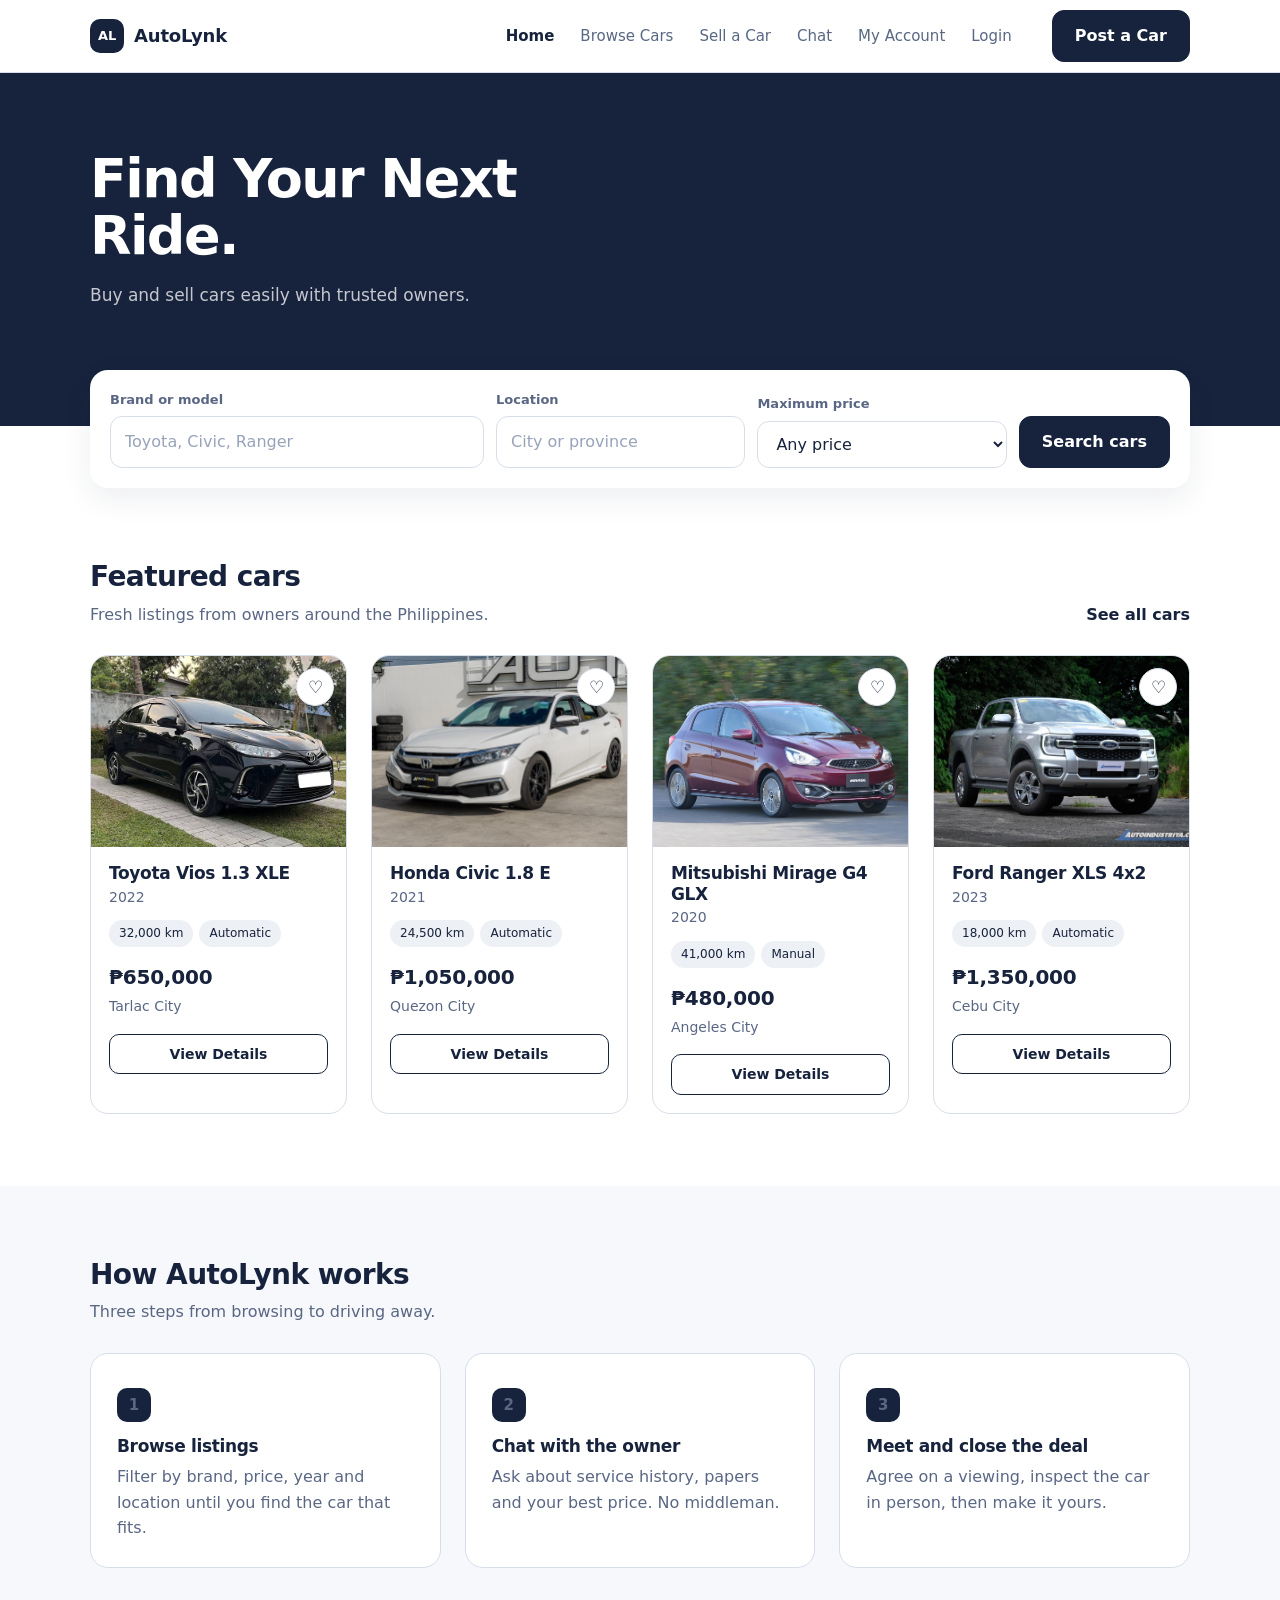
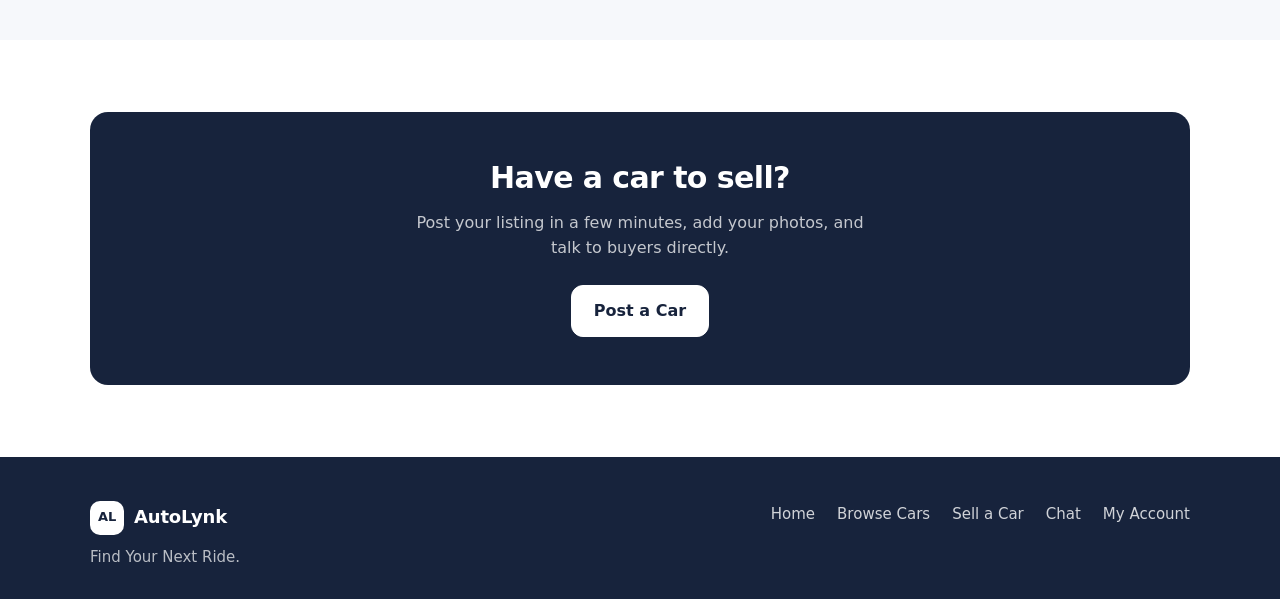
<file: index.html>
<!DOCTYPE html>
<html lang="en">
<head>
    <meta charset="UTF-8">
    <meta name="viewport" content="width=device-width, initial-scale=1.0">
    <title>AutoLynk — Find Your Next Ride.</title>
    <link rel="stylesheet" href="css/style.css">
</head>
<body id="page-index">

    <!-- ===== NAVIGATION BAR ===== -->
    <header class="nav">
        <div class="container nav-inner">
            <a class="logo" href="index.html">
                <span class="logo-mark">AL</span>
                AutoLynk
            </a>

            <ul class="nav-links">
                <li><a class="is-active" href="index.html">Home</a></li>
                <li><a href="browse.html">Browse Cars</a></li>
                <li><a href="sell.html">Sell a Car</a></li>
                <li><a href="chat.html">Chat</a></li>
                <li><a href="account.html">My Account</a></li>
                <li><a href="login.html" data-auth-login>Login</a></li>
            </ul>

            <a class="btn btn--primary nav-cta" href="sell.html">Post a Car</a>

            <button class="nav-toggle" id="navToggle" type="button" aria-label="Open menu" aria-expanded="false" aria-controls="mobileMenu">
                <span></span>
                <span></span>
                <span></span>
            </button>
        </div>

        <!-- Menu that opens on phones and tablets -->
        <nav class="mobile-menu" id="mobileMenu">
            <ul>
                <li><a href="index.html">Home</a></li>
                <li><a href="browse.html">Browse Cars</a></li>
                <li><a href="sell.html">Sell a Car</a></li>
                <li><a href="chat.html">Chat</a></li>
                <li><a href="account.html">My Account</a></li>
                <li><a href="login.html" data-auth-login>Login</a></li>
            </ul>
            <a class="btn btn--primary" href="sell.html">Post a Car</a>
        </nav>
    </header>

    <main>
        <!-- ===== HERO ===== -->
        <section class="hero">
            <div class="container">
                <h1 class="hero-title">Find Your Next Ride.</h1>
                <p class="hero-text">Buy and sell cars easily with trusted owners.</p>
            </div>
        </section>

        <!-- ===== SEARCH ===== -->
        <div class="container">
            <form class="search-panel" action="browse.html" method="get">
                <div class="search-grid">
                    <div>
                        <label class="field-label" for="heroKeyword">Brand or model</label>
                        <input class="input" type="search" id="heroKeyword" name="q" placeholder="Toyota, Civic, Ranger">
                    </div>

                    <div>
                        <label class="field-label" for="heroLocation">Location</label>
                        <input class="input" type="text" id="heroLocation" name="location" placeholder="City or province">
                    </div>

                    <div>
                        <label class="field-label" for="heroPrice">Maximum price</label>
                        <select class="select" id="heroPrice" name="price">
                            <option value="">Any price</option>
                            <option value="500000">Up to &#8369;500,000</option>
                            <option value="800000">Up to &#8369;800,000</option>
                            <option value="1200000">Up to &#8369;1,200,000</option>
                            <option value="2000000">Up to &#8369;2,000,000</option>
                        </select>
                    </div>

                    <div>
                        <button class="btn btn--primary" type="submit">Search cars</button>
                    </div>
                </div>
            </form>
        </div>

        <!-- ===== FEATURED CARS ===== -->
        <section class="section">
            <div class="container">
                <div class="section-head">
                    <div>
                        <h2 class="section-title">Featured cars</h2>
                        <p class="section-sub">Fresh listings from owners around the Philippines.</p>
                    </div>
                    <a class="text-link" href="browse.html">See all cars</a>
                </div>

                <div class="car-grid" id="featuredGrid"></div>

                <noscript>
                    <p class="empty-state">Turn on JavaScript to see the car listings.</p>
                </noscript>
            </div>
        </section>

        <!-- ===== HOW IT WORKS ===== -->
        <section class="section section--tint">
            <div class="container">
                <div class="section-head">
                    <div>
                        <h2 class="section-title">How AutoLynk works</h2>
                        <p class="section-sub">Three steps from browsing to driving away.</p>
                    </div>
                </div>

                <div class="steps">
                    <div class="step">
                        <p class="step-num">1</p>
                        <h3>Browse listings</h3>
                        <p>Filter by brand, price, year and location until you find the car that fits.</p>
                    </div>
                    <div class="step">
                        <p class="step-num">2</p>
                        <h3>Chat with the owner</h3>
                        <p>Ask about service history, papers and your best price. No middleman.</p>
                    </div>
                    <div class="step">
                        <p class="step-num">3</p>
                        <h3>Meet and close the deal</h3>
                        <p>Agree on a viewing, inspect the car in person, then make it yours.</p>
                    </div>
                </div>
            </div>
        </section>

        <!-- ===== SELL CALL TO ACTION ===== -->
        <section class="section">
            <div class="container">
                <div class="cta">
                    <h2>Have a car to sell?</h2>
                    <p>Post your listing in a few minutes, add your photos, and talk to buyers directly.</p>
                    <a class="btn btn--light" href="sell.html">Post a Car</a>
                </div>
            </div>
        </section>
    </main>

    <!-- ===== FOOTER ===== -->
    <footer class="footer">
        <div class="container">
            <div class="footer-top">
                <div>
                    <span class="logo">
                        <span class="logo-mark">AL</span>
                        AutoLynk
                    </span>
                    <p class="footer-tag">Find Your Next Ride.</p>
                </div>

                <ul class="footer-links">
                    <li><a href="index.html">Home</a></li>
                    <li><a href="browse.html">Browse Cars</a></li>
                    <li><a href="sell.html">Sell a Car</a></li>
                    <li><a href="chat.html">Chat</a></li>
                    <li><a href="account.html">My Account</a></li>
                </ul>
            </div>
        </div>
    </footer>

    <script src="js/script.js"></script>
</body>
</html>
</file>
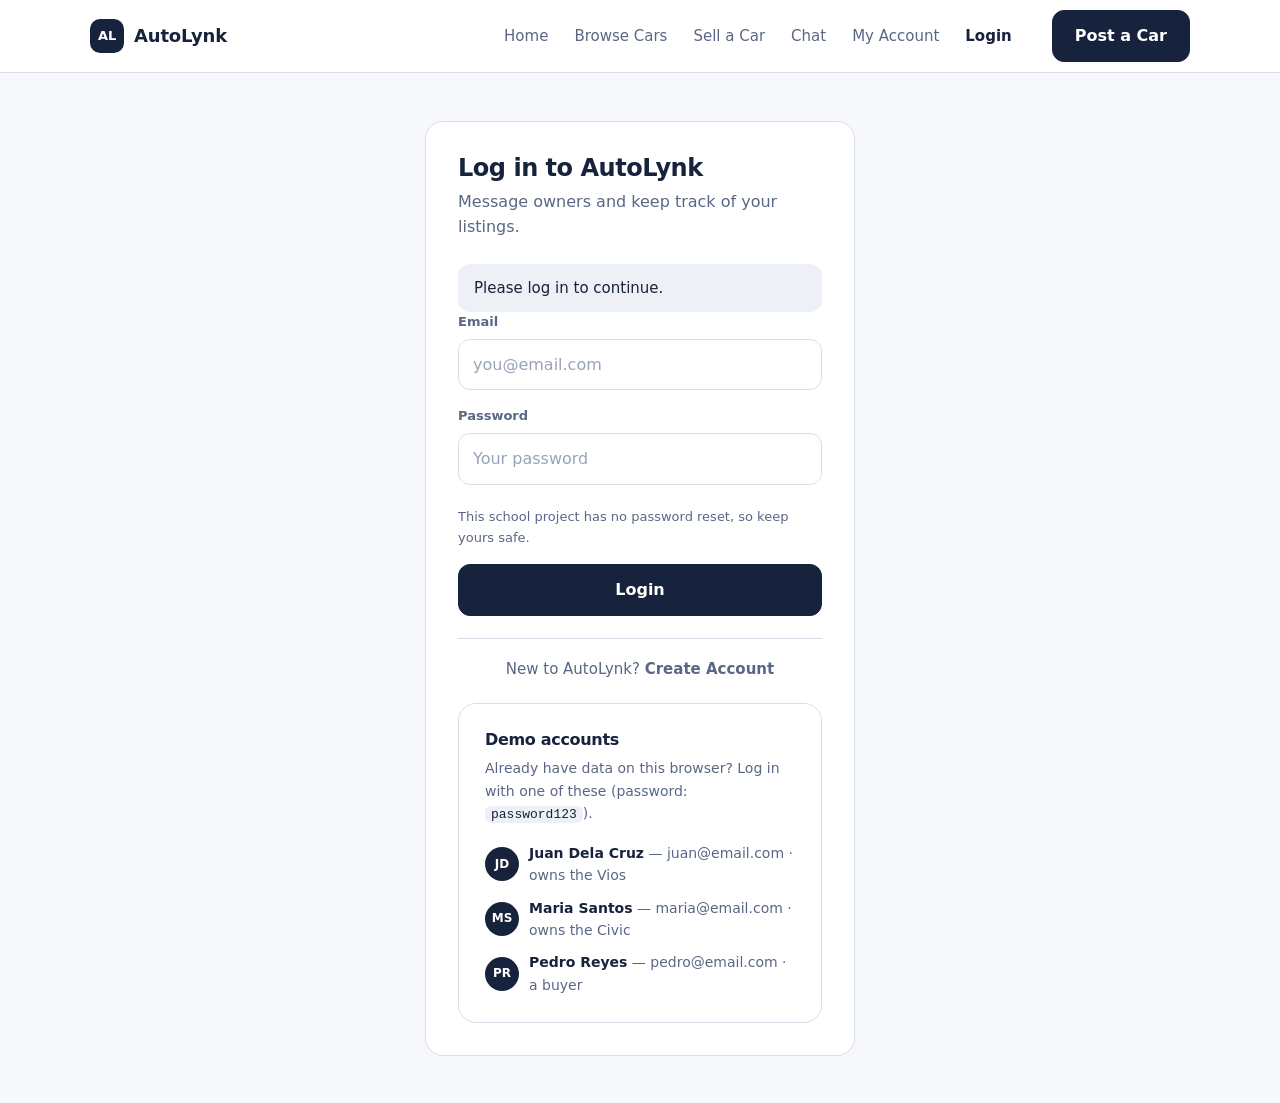
<file: account.html>
<!DOCTYPE html>
<html lang="en">
<head>
    <meta charset="UTF-8">
    <meta name="viewport" content="width=device-width, initial-scale=1.0">
    <title>My Account — AutoLynk</title>
    <link rel="stylesheet" href="css/style.css">
</head>
<body id="page-account">

    <!-- ===== NAVIGATION BAR ===== -->
    <header class="nav">
        <div class="container nav-inner">
            <a class="logo" href="index.html">
                <span class="logo-mark">AL</span>
                AutoLynk
            </a>

            <ul class="nav-links">
                <li><a href="index.html">Home</a></li>
                <li><a href="browse.html">Browse Cars</a></li>
                <li><a href="sell.html">Sell a Car</a></li>
                <li><a href="chat.html">Chat</a></li>
                <li><a class="is-active" href="account.html">My Account</a></li>
                <li><a href="login.html" data-auth-login>Login</a></li>
            </ul>

            <a class="btn btn--primary nav-cta" href="sell.html">Post a Car</a>

            <button class="nav-toggle" id="navToggle" type="button" aria-label="Open menu" aria-expanded="false" aria-controls="mobileMenu">
                <span></span>
                <span></span>
                <span></span>
            </button>
        </div>

        <nav class="mobile-menu" id="mobileMenu">
            <ul>
                <li><a href="index.html">Home</a></li>
                <li><a href="browse.html">Browse Cars</a></li>
                <li><a href="sell.html">Sell a Car</a></li>
                <li><a href="chat.html">Chat</a></li>
                <li><a href="account.html">My Account</a></li>
                <li><a href="login.html" data-auth-login>Login</a></li>
            </ul>
            <a class="btn btn--primary" href="sell.html">Post a Car</a>
        </nav>
    </header>

    <main>
        <div class="container">
            <div class="page-head">
                <h1 class="page-title">My account</h1>
            </div>

            <!-- ===== PROFILE HEADER (filled by script.js) ===== -->
            <section class="profile" id="profileCard">
                <span class="avatar avatar--lg" id="profileAvatar" aria-hidden="true">?</span>
                <div>
                    <h2 class="profile-name" id="profileName">Loading...</h2>
                    <p class="profile-meta" id="profileEmail"></p>
                    <p class="profile-meta" id="profilePlace"></p>
                </div>
            </section>

            <!-- ===== SECTION TABS ===== -->
            <div class="tabs" id="accountTabs">
                <button class="tab is-active" type="button" data-panel="panel-profile">Profile</button>
                <button class="tab" type="button" data-panel="panel-listings">My Listings</button>
                <button class="tab" type="button" data-panel="panel-saved">Saved Cars</button>
                <button class="tab" type="button" data-panel="panel-messages">My Messages</button>
            </div>

            <!-- ===== PROFILE ===== -->
            <section class="panel is-active" id="panel-profile">
                <h2 class="sr-only">Profile</h2>

                <div class="form-card">
                    <h2>Your details</h2>

                    <div class="form-grid form-grid--two">
                        <div>
                            <span class="field-label">Name</span>
                            <p class="account-single" id="accountName"></p>
                        </div>
                        <div>
                            <span class="field-label">Email</span>
                            <p class="account-single" id="accountEmail"></p>
                        </div>
                        <div>
                            <span class="field-label">Location</span>
                            <p class="account-single" id="accountLocation"></p>
                        </div>
                        <div>
                            <span class="field-label">Member since</span>
                            <p class="account-single" id="accountCreated"></p>
                        </div>
                    </div>

                    <h3 class="form-subhead">Edit profile</h3>

                    <form class="form-grid form-grid--two" id="profileForm">
                        <div>
                            <label class="field-label" for="editName">Full name</label>
                            <input class="input" type="text" id="editName" name="name">
                        </div>
                        <div>
                            <label class="field-label" for="editLocation">Location</label>
                            <input class="input" type="text" id="editLocation" name="location">
                        </div>
                        <div class="form-span">
                            <label class="field-label" for="editPhoto">Profile picture</label>
                            <input class="input" type="file" id="editPhoto" name="profile" accept="image/*">
                            <p class="hint">Optional. Keeps your current picture if left empty.</p>
                        </div>
                        <div class="form-span">
                            <button class="btn btn--primary" type="submit">Save changes</button>
                        </div>
                    </form>

                    <p class="form-message is-hidden" id="profileMessage"></p>
                </div>

                <div class="form-card">
                    <h2>Log out</h2>
                    <p>Logging out keeps your account, listings and messages stored. You can log back in anytime.</p>
                    <button class="btn btn--outline" id="logoutBtn" type="button">Log out</button>
                </div>
            </section>

            <!-- ===== MY LISTINGS ===== -->
            <section class="panel" id="panel-listings">
                <h2 class="sr-only">My listings</h2>

                <div id="myListings"></div>

                <div class="empty-state is-hidden" id="listingsEmpty">
                    <p>You don't have any car listings yet.</p>
                    <a class="btn btn--primary" href="sell.html">Sell a Car</a>
                </div>
            </section>

            <!-- ===== SAVED CARS ===== -->
            <section class="panel" id="panel-saved">
                <h2 class="sr-only">Saved cars</h2>

                <div class="car-grid" id="savedCars"></div>

                <div class="empty-state is-hidden" id="savedEmpty">
                    <p>You haven't saved any cars yet.</p>
                    <a class="btn btn--primary" href="browse.html">Browse Cars</a>
                </div>
            </section>

            <!-- ===== MY MESSAGES ===== -->
            <section class="panel" id="panel-messages">
                <h2 class="sr-only">My messages</h2>

                <div id="messageList"></div>

                <div class="empty-state is-hidden" id="messagesEmpty">
                    <p>You don't have any messages yet.</p>
                    <a class="btn btn--primary" href="browse.html">Browse Cars</a>
                </div>
            </section>

        </div>
    </main>

    <!-- ===== FOOTER ===== -->
    <footer class="footer">
        <div class="container">
            <div class="footer-top">
                <div>
                    <span class="logo">
                        <span class="logo-mark">AL</span>
                        AutoLynk
                    </span>
                    <p class="footer-tag">Find Your Next Ride.</p>
                </div>

                <ul class="footer-links">
                    <li><a href="index.html">Home</a></li>
                    <li><a href="browse.html">Browse Cars</a></li>
                    <li><a href="sell.html">Sell a Car</a></li>
                    <li><a href="chat.html">Chat</a></li>
                    <li><a href="account.html">My Account</a></li>
                </ul>
            </div>
        </div>
    </footer>

    <script src="js/script.js"></script>
</body>
</html>
</file>
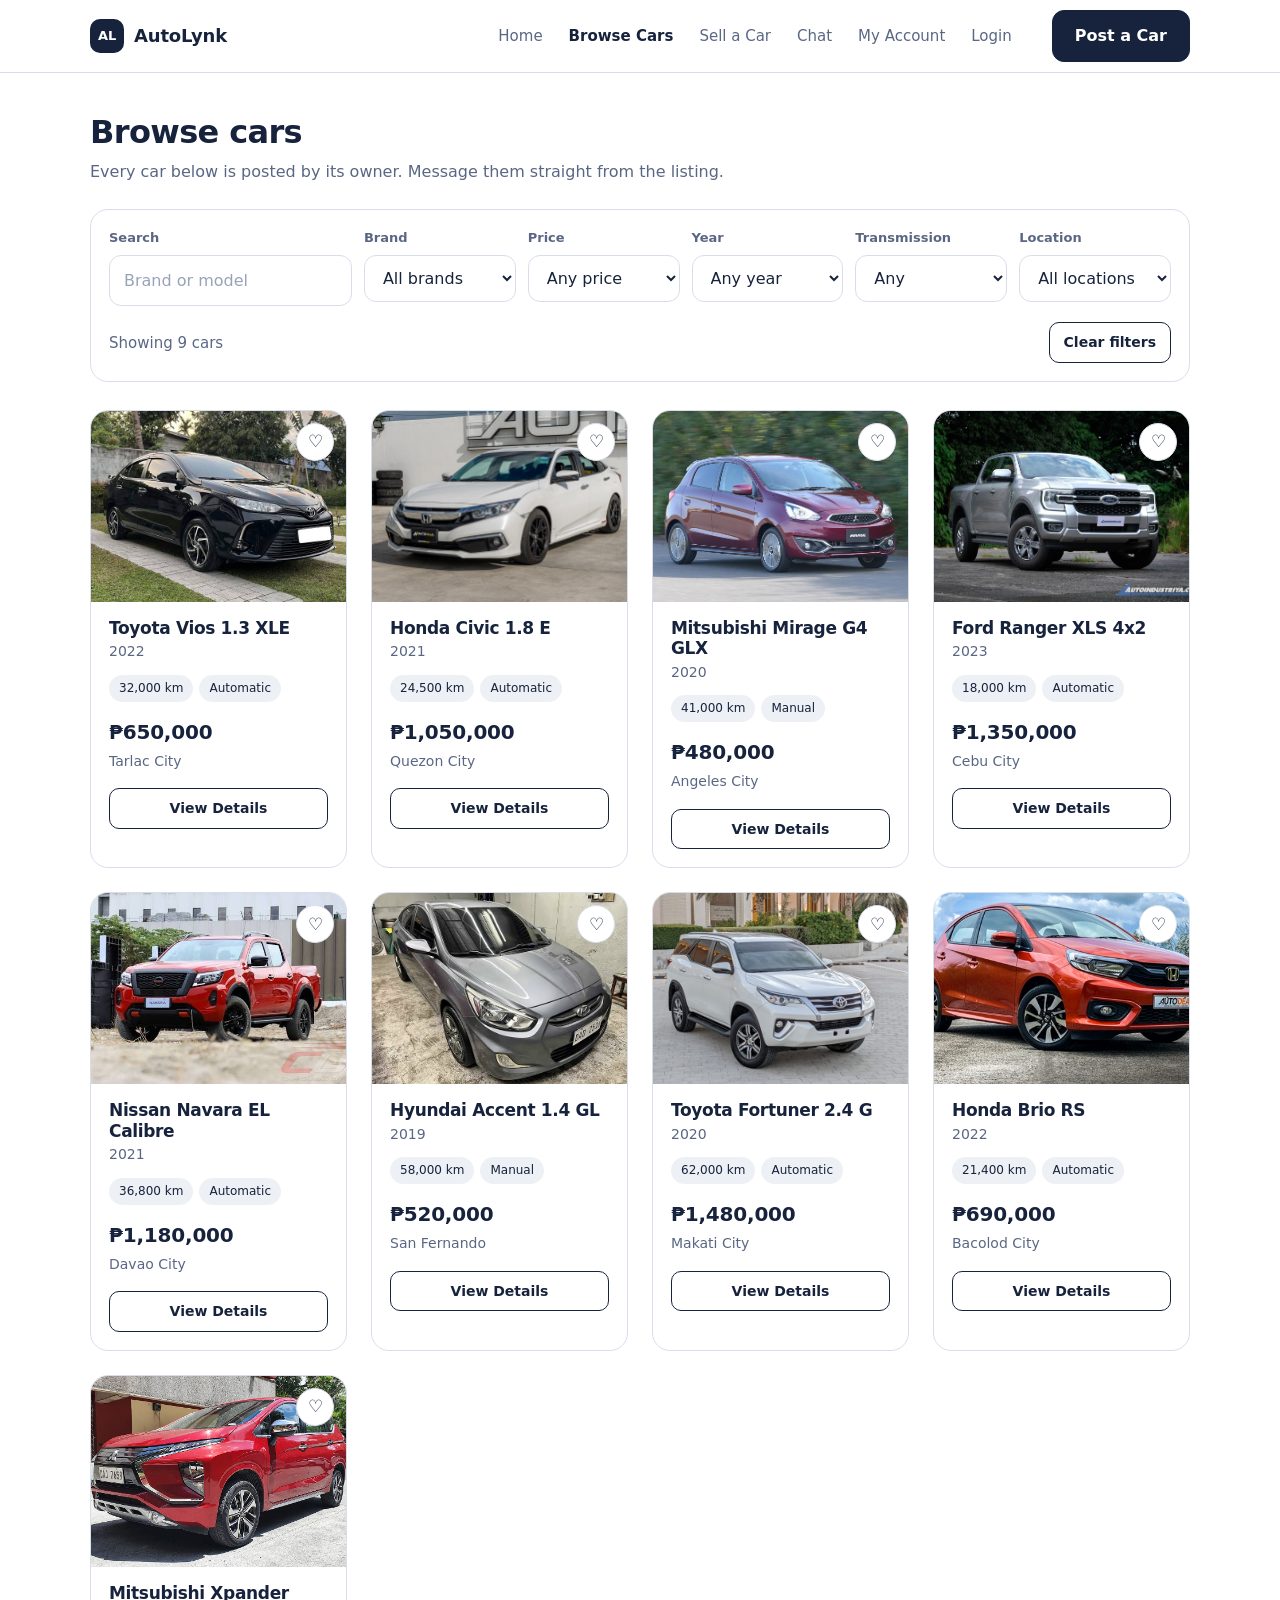
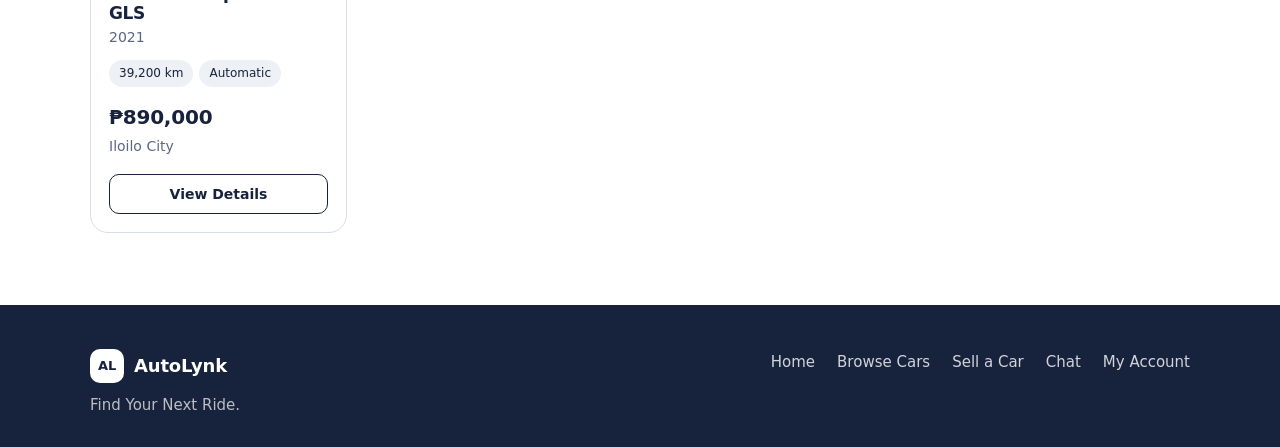
<file: browse.html>
<!DOCTYPE html>
<html lang="en">
<head>
    <meta charset="UTF-8">
    <meta name="viewport" content="width=device-width, initial-scale=1.0">
    <title>Browse Cars — AutoLynk</title>
    <link rel="stylesheet" href="css/style.css">
</head>
<body id="page-browse">

    <!-- ===== NAVIGATION BAR ===== -->
    <header class="nav">
        <div class="container nav-inner">
            <a class="logo" href="index.html">
                <span class="logo-mark">AL</span>
                AutoLynk
            </a>

            <ul class="nav-links">
                <li><a href="index.html">Home</a></li>
                <li><a class="is-active" href="browse.html">Browse Cars</a></li>
                <li><a href="sell.html">Sell a Car</a></li>
                <li><a href="chat.html">Chat</a></li>
                <li><a href="account.html">My Account</a></li>
                <li><a href="login.html" data-auth-login>Login</a></li>
            </ul>

            <a class="btn btn--primary nav-cta" href="sell.html">Post a Car</a>

            <button class="nav-toggle" id="navToggle" type="button" aria-label="Open menu" aria-expanded="false" aria-controls="mobileMenu">
                <span></span>
                <span></span>
                <span></span>
            </button>
        </div>

        <nav class="mobile-menu" id="mobileMenu">
            <ul>
                <li><a href="index.html">Home</a></li>
                <li><a href="browse.html">Browse Cars</a></li>
                <li><a href="sell.html">Sell a Car</a></li>
                <li><a href="chat.html">Chat</a></li>
                <li><a href="account.html">My Account</a></li>
                <li><a href="login.html" data-auth-login>Login</a></li>
            </ul>
            <a class="btn btn--primary" href="sell.html">Post a Car</a>
        </nav>
    </header>

    <main>
        <div class="container">
            <div class="page-head">
                <h1 class="page-title">Browse cars</h1>
                <p class="page-sub">Every car below is posted by its owner. Message them straight from the listing.</p>
            </div>

            <!-- ===== FILTERS ===== -->
            <section class="filters">
                <h2 class="sr-only">Filter listings</h2>

                <div class="filters-grid">
                    <div>
                        <label class="field-label" for="filterSearch">Search</label>
                        <input class="input" type="search" id="filterSearch" placeholder="Brand or model">
                    </div>

                    <div>
                        <label class="field-label" for="filterBrand">Brand</label>
                        <select class="select" id="filterBrand">
                            <option value="">All brands</option>
                            <option value="Toyota">Toyota</option>
                            <option value="Honda">Honda</option>
                            <option value="Mitsubishi">Mitsubishi</option>
                            <option value="Ford">Ford</option>
                            <option value="Nissan">Nissan</option>
                            <option value="Hyundai">Hyundai</option>
                        </select>
                    </div>

                    <div>
                        <label class="field-label" for="filterPrice">Price</label>
                        <select class="select" id="filterPrice">
                            <option value="">Any price</option>
                            <option value="500000">Up to &#8369;500,000</option>
                            <option value="800000">Up to &#8369;800,000</option>
                            <option value="1200000">Up to &#8369;1,200,000</option>
                            <option value="2000000">Up to &#8369;2,000,000</option>
                        </select>
                    </div>

                    <div>
                        <label class="field-label" for="filterYear">Year</label>
                        <select class="select" id="filterYear">
                            <option value="">Any year</option>
                            <option value="2023">2023</option>
                            <option value="2022">2022</option>
                            <option value="2021">2021</option>
                            <option value="2020">2020</option>
                            <option value="2019">2019</option>
                        </select>
                    </div>

                    <div>
                        <label class="field-label" for="filterTransmission">Transmission</label>
                        <select class="select" id="filterTransmission">
                            <option value="">Any</option>
                            <option value="Automatic">Automatic</option>
                            <option value="Manual">Manual</option>
                        </select>
                    </div>

                    <div>
                        <label class="field-label" for="filterLocation">Location</label>
                        <select class="select" id="filterLocation">
                            <option value="">All locations</option>
                            <option value="Angeles City">Angeles City</option>
                            <option value="Bacolod City">Bacolod City</option>
                            <option value="Cebu City">Cebu City</option>
                            <option value="Davao City">Davao City</option>
                            <option value="Iloilo City">Iloilo City</option>
                            <option value="Makati City">Makati City</option>
                            <option value="Quezon City">Quezon City</option>
                            <option value="San Fernando">San Fernando</option>
                            <option value="Tarlac City">Tarlac City</option>
                        </select>
                    </div>
                </div>

                <div class="filters-foot">
                    <p class="result-count" id="resultCount">Showing 9 cars</p>
                    <button class="btn btn--outline btn--small" type="button" id="clearFilters">Clear filters</button>
                </div>
            </section>

            <!-- ===== CAR LISTINGS ===== -->
            <section class="page-end">
                <h2 class="sr-only">Cars for sale</h2>

                <div class="car-grid" id="carGrid"></div>

                <noscript>
                    <p class="empty-state">Turn on JavaScript to see the car listings.</p>
                </noscript>

                <p class="empty-state is-hidden" id="emptyState">No cars match those filters yet. Try widening your price range or clearing the filters.</p>
            </section>
        </div>
    </main>

    <!-- ===== FOOTER ===== -->
    <footer class="footer">
        <div class="container">
            <div class="footer-top">
                <div>
                    <span class="logo">
                        <span class="logo-mark">AL</span>
                        AutoLynk
                    </span>
                    <p class="footer-tag">Find Your Next Ride.</p>
                </div>

                <ul class="footer-links">
                    <li><a href="index.html">Home</a></li>
                    <li><a href="browse.html">Browse Cars</a></li>
                    <li><a href="sell.html">Sell a Car</a></li>
                    <li><a href="chat.html">Chat</a></li>
                    <li><a href="account.html">My Account</a></li>
                </ul>
            </div>
        </div>
    </footer>

    <script src="js/script.js"></script>
</body>
</html>
</file>
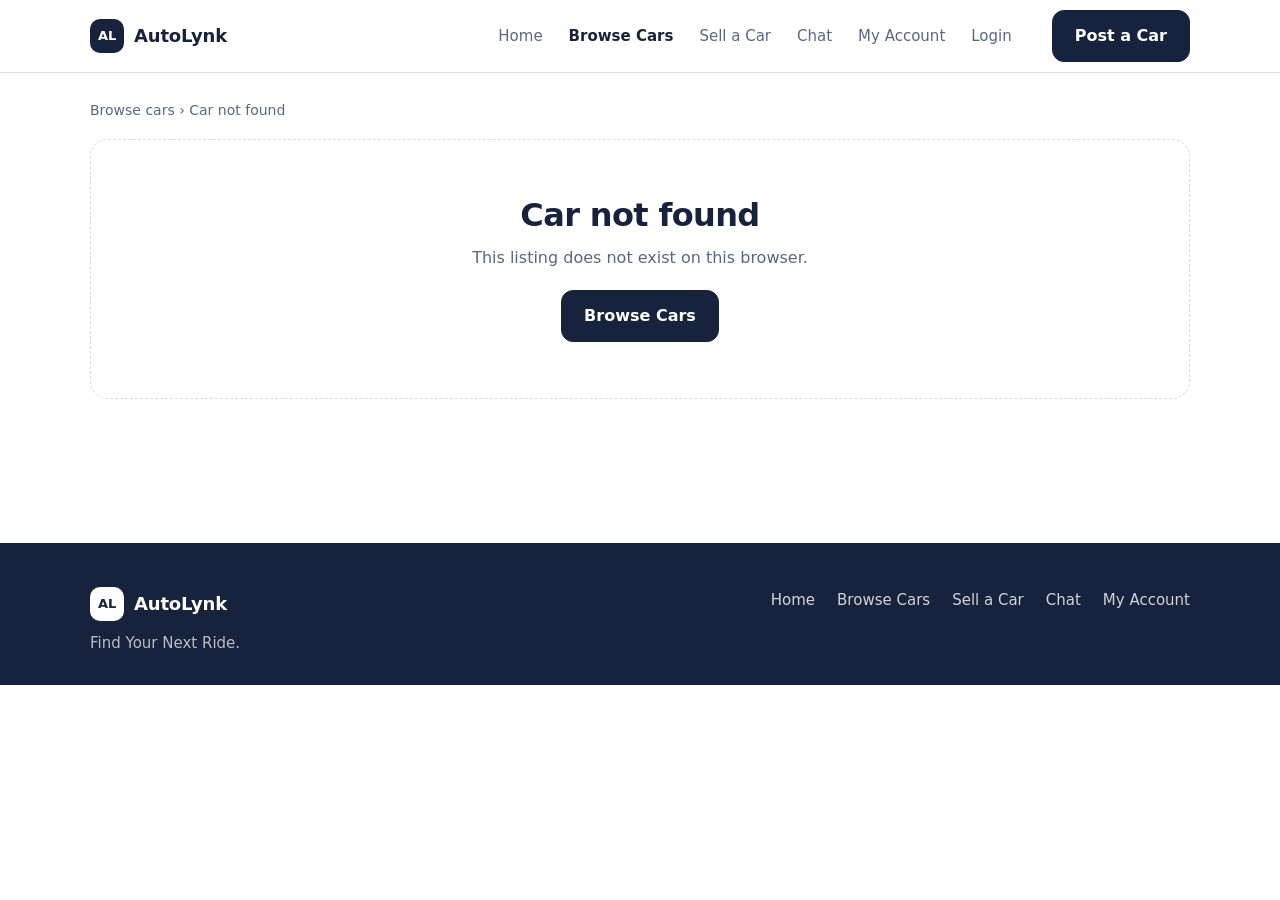
<file: car-details.html>
<!DOCTYPE html>
<html lang="en">
<head>
    <meta charset="UTF-8">
    <meta name="viewport" content="width=device-width, initial-scale=1.0">
    <title>Car Details — AutoLynk</title>
    <link rel="stylesheet" href="css/style.css">
</head>
<body id="page-details">

    <!-- ===== NAVIGATION BAR ===== -->
    <header class="nav">
        <div class="container nav-inner">
            <a class="logo" href="index.html">
                <span class="logo-mark">AL</span>
                AutoLynk
            </a>

            <ul class="nav-links">
                <li><a href="index.html">Home</a></li>
                <li><a class="is-active" href="browse.html">Browse Cars</a></li>
                <li><a href="sell.html">Sell a Car</a></li>
                <li><a href="chat.html">Chat</a></li>
                <li><a href="account.html">My Account</a></li>
                <li><a href="login.html" data-auth-login>Login</a></li>
            </ul>

            <a class="btn btn--primary nav-cta" href="sell.html">Post a Car</a>

            <button class="nav-toggle" id="navToggle" type="button" aria-label="Open menu" aria-expanded="false" aria-controls="mobileMenu">
                <span></span>
                <span></span>
                <span></span>
            </button>
        </div>

        <nav class="mobile-menu" id="mobileMenu">
            <ul>
                <li><a href="index.html">Home</a></li>
                <li><a href="browse.html">Browse Cars</a></li>
                <li><a href="sell.html">Sell a Car</a></li>
                <li><a href="chat.html">Chat</a></li>
                <li><a href="account.html">My Account</a></li>
                <li><a href="login.html" data-auth-login>Login</a></li>
            </ul>
            <a class="btn btn--primary" href="sell.html">Post a Car</a>
        </nav>
    </header>

    <main class="detail">
        <div class="container">
            <p class="breadcrumb">
                <a href="browse.html">Browse cars</a>
                &#8250;
                <span id="breadcrumbName">Toyota Vios 2022</span>
            </p>

            <div class="detail-notfound is-hidden" id="notFound">
                <h1>Car not found</h1>
                <p>This listing does not exist on this browser.</p>
                <a class="btn btn--primary" href="browse.html">Browse Cars</a>
            </div>

            <div class="detail-grid" id="detailGrid">

                <!-- ===== LEFT: PHOTOS AND INFORMATION ===== -->
                <div>
                    <div class="photo-frame photo-frame--main" id="mainPhotoFrame" data-file="toyota-vios-2022.jpg">
                        <img class="photo-img" id="mainPhoto" src="images/cars/toyota-vios-2022.jpg" alt="Toyota Vios 2022">
                    </div>

                    <div class="thumbs" id="thumbs">
                        <div class="photo-frame photo-frame--thumb" data-file="toyota-vios-2022-2.jpg">
                            <img class="photo-img" src="images/cars/toyota-vios-2022-2.jpg" alt="Toyota Vios interior" loading="lazy">
                        </div>
                        <div class="photo-frame photo-frame--thumb" data-file="toyota-vios-2022-3.jpg">
                            <img class="photo-img" src="images/cars/toyota-vios-2022-3.jpg" alt="Toyota Vios rear view" loading="lazy">
                        </div>
                        <div class="photo-frame photo-frame--thumb" data-file="toyota-vios-2022-4.jpg">
                            <img class="photo-img" src="images/cars/toyota-vios-2022-4.jpg" alt="Toyota Vios dashboard" loading="lazy">
                        </div>
                    </div>

                    <div class="detail-block">
                        <h1 class="detail-name" id="detailName">Toyota Vios 2022</h1>
                        <p class="detail-place" id="detailPlace">Tarlac City</p>
                    </div>

                    <div class="detail-block">
                        <h2>Car information</h2>
                        <dl class="specs">
                            <div class="spec">
                                <dt>Year</dt>
                                <dd id="specYear">2022</dd>
                            </div>
                            <div class="spec">
                                <dt>Mileage</dt>
                                <dd id="specMileage">32,000 km</dd>
                            </div>
                            <div class="spec">
                                <dt>Transmission</dt>
                                <dd id="specTransmission">Automatic</dd>
                            </div>
                            <div class="spec">
                                <dt>Fuel type</dt>
                                <dd id="specFuel">Gasoline</dd>
                            </div>
                            <div class="spec">
                                <dt>Engine</dt>
                                <dd id="specEngine">1.3L 4-cylinder</dd>
                            </div>
                            <div class="spec">
                                <dt>Location</dt>
                                <dd id="specLocation">Tarlac City</dd>
                            </div>
                        </dl>
                    </div>

                    <div class="detail-block">
                        <h2>Description</h2>
                        <p id="detailDescription">Well-maintained Toyota Vios in good condition. Regularly serviced and ready for its next owner. Complete papers, registration is current, and the casa records are available on request.</p>
                    </div>

                    <div class="detail-block">
                        <h2>Features</h2>
                        <ul class="features" id="detailFeatures">
                            <li>Backup camera</li>
                            <li>Touchscreen audio</li>
                            <li>Dual airbags</li>
                            <li>ABS brakes</li>
                            <li>Keyless entry</li>
                            <li>Alloy wheels</li>
                        </ul>
                    </div>
                </div>

                <!-- ===== RIGHT: PRICE AND OWNER ===== -->
                <aside class="detail-side">
                    <div class="side-card">
                        <p class="detail-price" id="detailPrice">&#8369;650,000</p>
                        <p class="price-note">Price is negotiable on viewing.</p>
                        <button class="btn btn--outline btn--full" type="button" id="detailSave" aria-pressed="false">Save this car</button>
                    </div>

                    <div class="side-card">
                        <p class="card-label">Owner</p>
                        <div class="owner">
                            <span class="avatar" id="ownerAvatar" aria-hidden="true">JD</span>
                            <span>
                                <span class="owner-name" id="ownerName">Juan Dela Cruz</span>
                                <span class="owner-meta" id="ownerPlace">Tarlac City</span>
                            </span>
                        </div>
                        <a class="btn btn--primary btn--full" id="chatLink" href="chat.html?car=vios">Chat with Owner</a>
                        <p class="hint">Meet in a public place and check the OR/CR before any payment.</p>
                    </div>
                </aside>

            </div>
        </div>
    </main>

    <!-- ===== FOOTER ===== -->
    <footer class="footer">
        <div class="container">
            <div class="footer-top">
                <div>
                    <span class="logo">
                        <span class="logo-mark">AL</span>
                        AutoLynk
                    </span>
                    <p class="footer-tag">Find Your Next Ride.</p>
                </div>

                <ul class="footer-links">
                    <li><a href="index.html">Home</a></li>
                    <li><a href="browse.html">Browse Cars</a></li>
                    <li><a href="sell.html">Sell a Car</a></li>
                    <li><a href="chat.html">Chat</a></li>
                    <li><a href="account.html">My Account</a></li>
                </ul>
            </div>
        </div>
    </footer>

    <script src="js/script.js"></script>
</body>
</html>
</file>
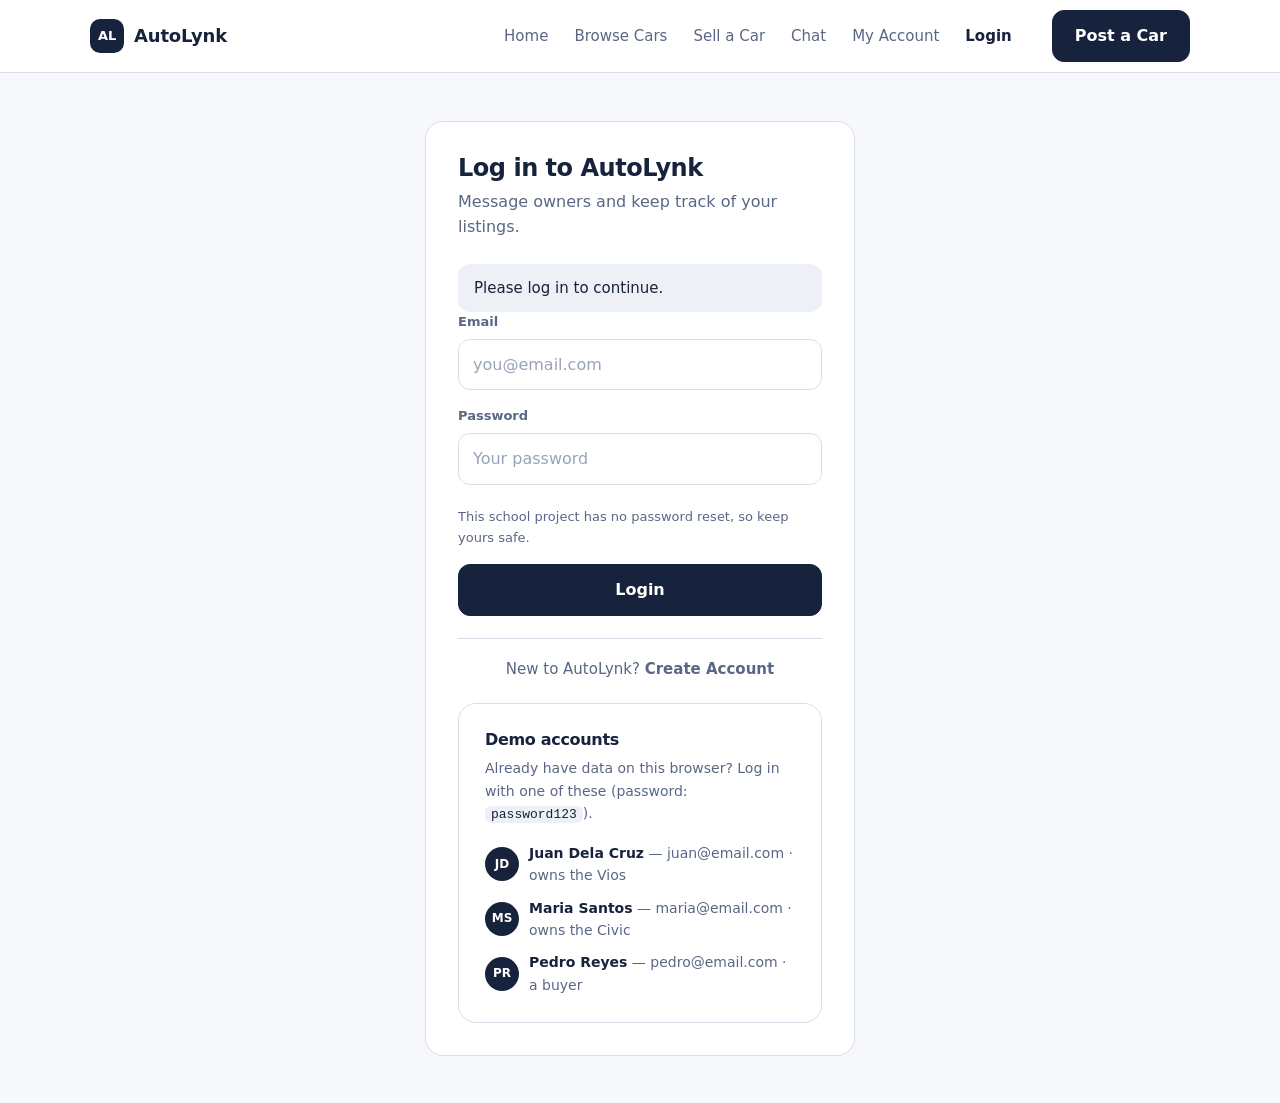
<file: chat.html>
<!DOCTYPE html>
<html lang="en">
<head>
    <meta charset="UTF-8">
    <meta name="viewport" content="width=device-width, initial-scale=1.0">
    <title>Chat — AutoLynk</title>
    <link rel="stylesheet" href="css/style.css">
</head>
<body id="page-chat">

    <!-- ===== NAVIGATION BAR ===== -->
    <header class="nav">
        <div class="container nav-inner">
            <a class="logo" href="index.html">
                <span class="logo-mark">AL</span>
                AutoLynk
            </a>

            <ul class="nav-links">
                <li><a href="index.html">Home</a></li>
                <li><a href="browse.html">Browse Cars</a></li>
                <li><a href="sell.html">Sell a Car</a></li>
                <li><a class="is-active" href="chat.html">Chat</a></li>
                <li><a href="account.html">My Account</a></li>
                <li><a href="login.html" data-auth-login>Login</a></li>
            </ul>

            <a class="btn btn--primary nav-cta" href="sell.html">Post a Car</a>

            <button class="nav-toggle" id="navToggle" type="button" aria-label="Open menu" aria-expanded="false" aria-controls="mobileMenu">
                <span></span>
                <span></span>
                <span></span>
            </button>
        </div>

        <nav class="mobile-menu" id="mobileMenu">
            <ul>
                <li><a href="index.html">Home</a></li>
                <li><a href="browse.html">Browse Cars</a></li>
                <li><a href="sell.html">Sell a Car</a></li>
                <li><a href="chat.html">Chat</a></li>
                <li><a href="account.html">My Account</a></li>
                <li><a href="login.html" data-auth-login>Login</a></li>
            </ul>
            <a class="btn btn--primary" href="sell.html">Post a Car</a>
        </nav>
    </header>

    <main class="chat-wrap">
        <div class="container">
            <h1 class="page-title">Chat</h1>
            <p class="page-sub">Your messages with car owners.</p>

            <div class="chat">

                <!-- ===== LEFT: CONVERSATION LIST (filled by script.js) ===== -->
                <div class="chat-list">
                    <p class="chat-list-head">Conversations</p>
                    <div id="chatList"></div>
                    <p class="chat-list-note is-hidden" id="chatListEmpty">No conversations yet. Open a car and press <strong>Chat with Owner</strong> to start one.</p>
                </div>

                <!-- ===== RIGHT: MESSAGES (filled by script.js) ===== -->
                <div class="chat-main">
                    <div class="chat-head">
                        <span class="avatar" id="chatAvatar" aria-hidden="true">?</span>
                        <span>
                            <span class="convo-name" id="chatName">Pick a conversation</span>
                            <span class="convo-car" id="chatCar"></span>
                        </span>
                    </div>

                    <div class="chat-body" id="chatBody">
                        <p class="chat-note">Select a conversation on the left to see the messages, or use <strong>Chat with Owner</strong> on any car.</p>
                    </div>

                    <form class="chat-form" id="chatForm">
                        <label class="sr-only" for="messageInput">Message</label>
                        <input class="input" type="text" id="messageInput" placeholder="Write a message" autocomplete="off">
                        <button class="btn btn--primary" type="submit">Send</button>
                    </form>
                </div>

            </div>
        </div>
    </main>

    <!-- ===== FOOTER ===== -->
    <footer class="footer">
        <div class="container">
            <div class="footer-top">
                <div>
                    <span class="logo">
                        <span class="logo-mark">AL</span>
                        AutoLynk
                    </span>
                    <p class="footer-tag">Find Your Next Ride.</p>
                </div>

                <ul class="footer-links">
                    <li><a href="index.html">Home</a></li>
                    <li><a href="browse.html">Browse Cars</a></li>
                    <li><a href="sell.html">Sell a Car</a></li>
                    <li><a href="chat.html">Chat</a></li>
                    <li><a href="account.html">My Account</a></li>
                </ul>
            </div>
        </div>
    </footer>

    <script src="js/script.js"></script>
</body>
</html>
</file>
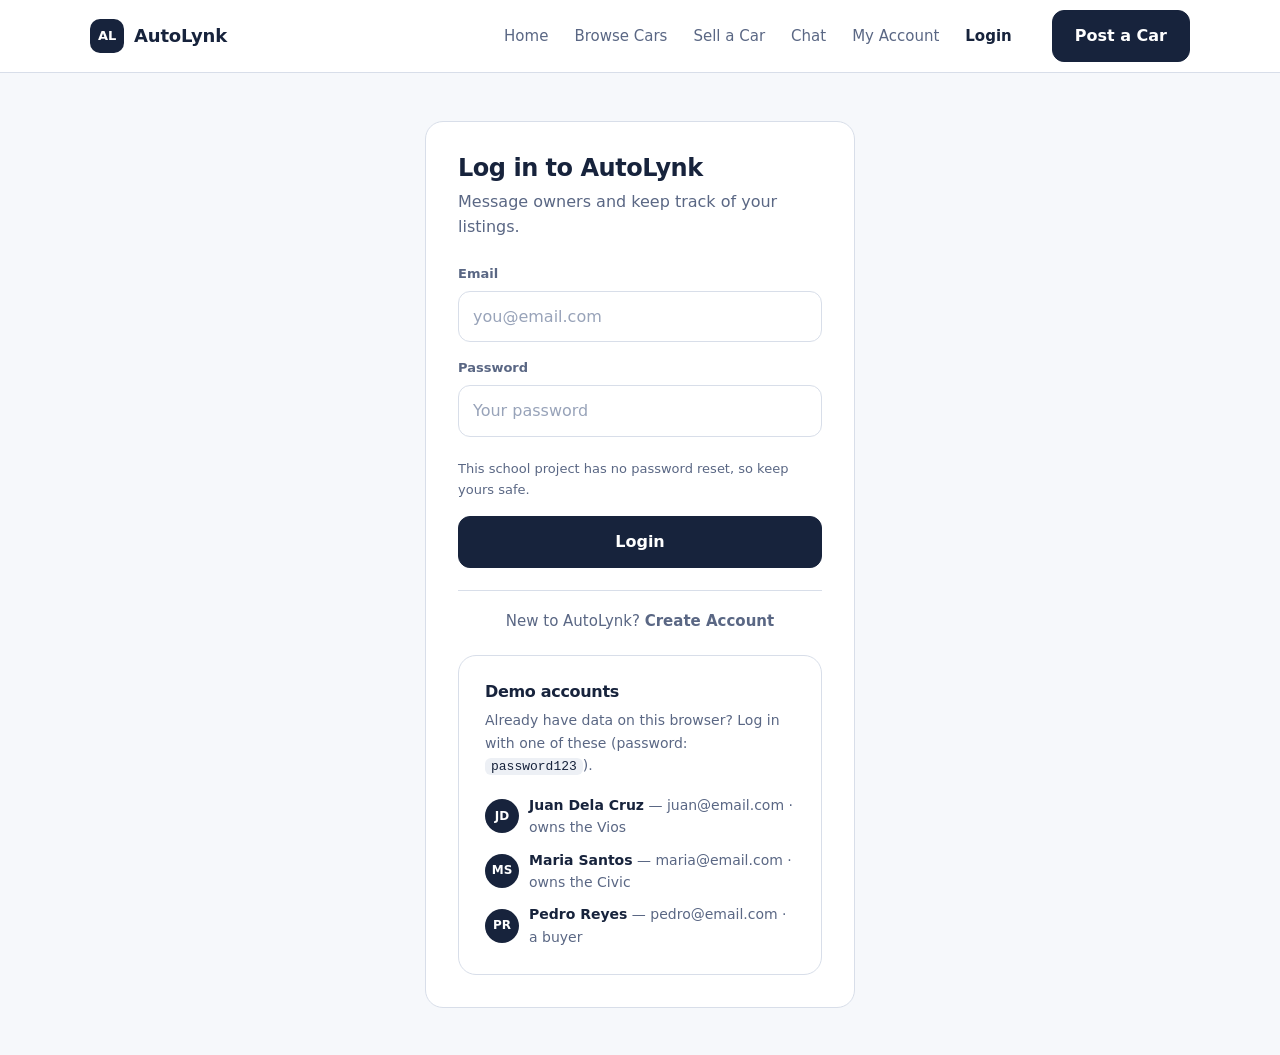
<file: login.html>
<!DOCTYPE html>
<html lang="en">
<head>
    <meta charset="UTF-8">
    <meta name="viewport" content="width=device-width, initial-scale=1.0">
    <title>Login — AutoLynk</title>
    <link rel="stylesheet" href="css/style.css">
</head>
<body id="page-login">

    <!-- ===== NAVIGATION BAR ===== -->
    <header class="nav">
        <div class="container nav-inner">
            <a class="logo" href="index.html">
                <span class="logo-mark">AL</span>
                AutoLynk
            </a>

            <ul class="nav-links">
                <li><a href="index.html">Home</a></li>
                <li><a href="browse.html">Browse Cars</a></li>
                <li><a href="sell.html">Sell a Car</a></li>
                <li><a href="chat.html">Chat</a></li>
                <li><a href="account.html">My Account</a></li>
                <li><a class="is-active" href="login.html" data-auth-login>Login</a></li>
            </ul>

            <a class="btn btn--primary nav-cta" href="sell.html">Post a Car</a>

            <button class="nav-toggle" id="navToggle" type="button" aria-label="Open menu" aria-expanded="false" aria-controls="mobileMenu">
                <span></span>
                <span></span>
                <span></span>
            </button>
        </div>

        <nav class="mobile-menu" id="mobileMenu">
            <ul>
                <li><a href="index.html">Home</a></li>
                <li><a href="browse.html">Browse Cars</a></li>
                <li><a href="sell.html">Sell a Car</a></li>
                <li><a href="chat.html">Chat</a></li>
                <li><a href="account.html">My Account</a></li>
                <li><a href="login.html" data-auth-login>Login</a></li>
            </ul>
            <a class="btn btn--primary" href="sell.html">Post a Car</a>
        </nav>
    </header>

    <main class="auth">
        <div class="auth-card">
            <h1 class="auth-title">Log in to AutoLynk</h1>
            <p class="auth-sub">Message owners and keep track of your listings.</p>

            <p class="form-message is-hidden" id="loginMessage" role="status"></p>

            <form class="form-grid" id="loginForm">
                <div>
                    <label class="field-label" for="loginEmail">Email</label>
                    <input class="input" type="email" id="loginEmail" name="email" placeholder="you@email.com" autocomplete="email" required>
                </div>

                <div>
                    <label class="field-label" for="loginPassword">Password</label>
                    <input class="input" type="password" id="loginPassword" name="password" placeholder="Your password" autocomplete="current-password" required>
                </div>

                <p class="hint">This school project has no password reset, so keep yours safe.</p>

                <button class="btn btn--primary btn--full" type="submit">Login</button>
            </form>

            <p class="form-foot">
                New to AutoLynk?
                <a class="text-link" href="register.html">Create Account</a>
            </p>

            <div class="form-card demo-card">
                <h2>Demo accounts</h2>
                <p>Already have data on this browser? Log in with one of these (password: <code>password123</code>).</p>
                <ul class="demo-list">
                    <li><span class="avatar avatar--sm" aria-hidden="true">JD</span><span><strong>Juan Dela Cruz</strong> — juan@email.com · owns the Vios</span></li>
                    <li><span class="avatar avatar--sm" aria-hidden="true">MS</span><span><strong>Maria Santos</strong> — maria@email.com · owns the Civic</span></li>
                    <li><span class="avatar avatar--sm" aria-hidden="true">PR</span><span><strong>Pedro Reyes</strong> — pedro@email.com · a buyer</span></li>
                </ul>
            </div>
        </div>
    </main>

    <script src="js/script.js"></script>
</body>
</html>
</file>
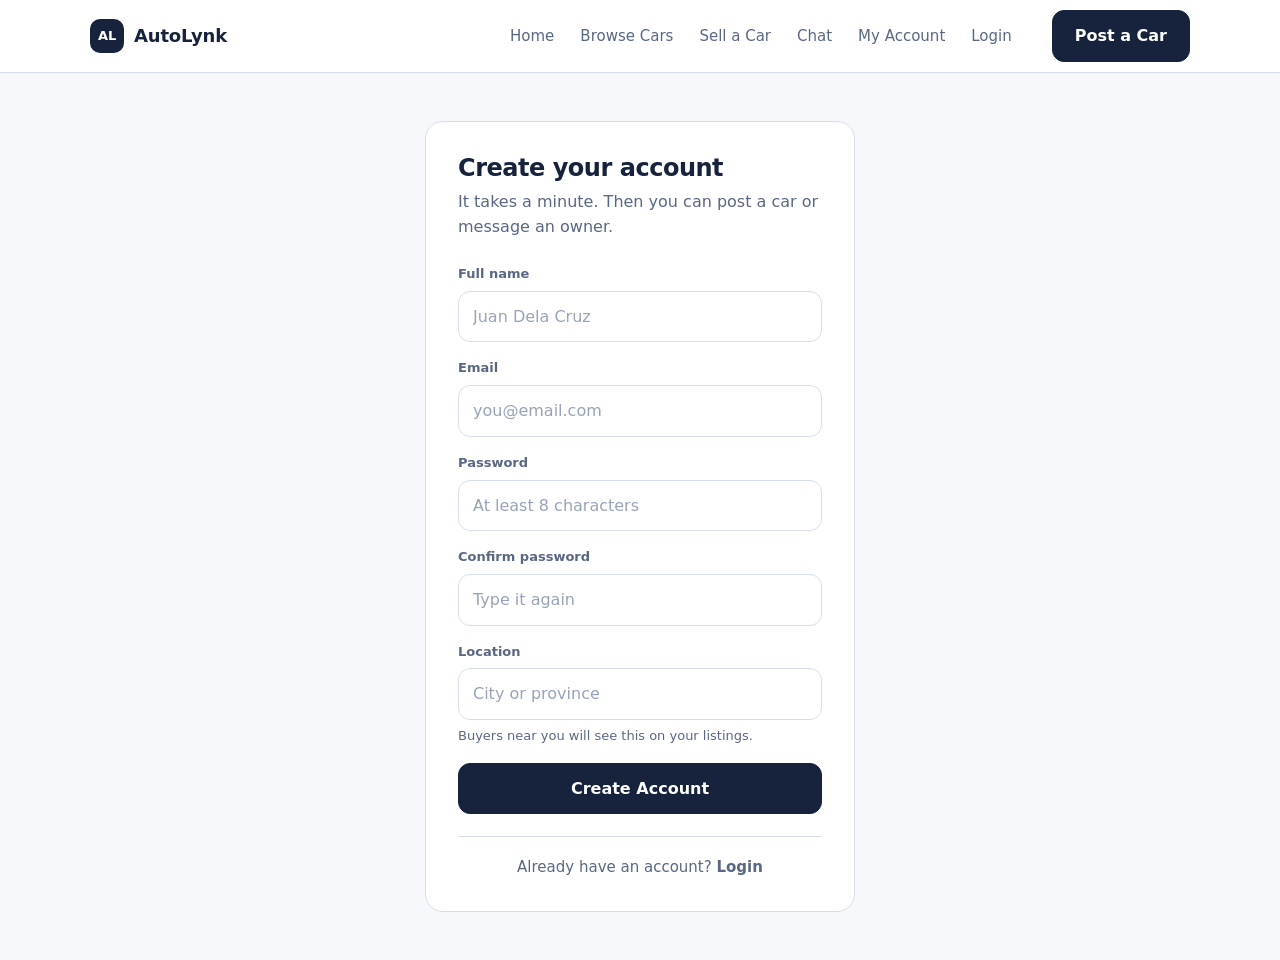
<file: register.html>
<!DOCTYPE html>
<html lang="en">
<head>
    <meta charset="UTF-8">
    <meta name="viewport" content="width=device-width, initial-scale=1.0">
    <title>Create Account — AutoLynk</title>
    <link rel="stylesheet" href="css/style.css">
</head>
<body id="page-register">

    <!-- ===== NAVIGATION BAR ===== -->
    <header class="nav">
        <div class="container nav-inner">
            <a class="logo" href="index.html">
                <span class="logo-mark">AL</span>
                AutoLynk
            </a>

            <ul class="nav-links">
                <li><a href="index.html">Home</a></li>
                <li><a href="browse.html">Browse Cars</a></li>
                <li><a href="sell.html">Sell a Car</a></li>
                <li><a href="chat.html">Chat</a></li>
                <li><a href="account.html">My Account</a></li>
                <li><a href="login.html" data-auth-login>Login</a></li>
            </ul>

            <a class="btn btn--primary nav-cta" href="sell.html">Post a Car</a>

            <button class="nav-toggle" id="navToggle" type="button" aria-label="Open menu" aria-expanded="false" aria-controls="mobileMenu">
                <span></span>
                <span></span>
                <span></span>
            </button>
        </div>

        <nav class="mobile-menu" id="mobileMenu">
            <ul>
                <li><a href="index.html">Home</a></li>
                <li><a href="browse.html">Browse Cars</a></li>
                <li><a href="sell.html">Sell a Car</a></li>
                <li><a href="chat.html">Chat</a></li>
                <li><a href="account.html">My Account</a></li>
                <li><a href="login.html" data-auth-login>Login</a></li>
            </ul>
            <a class="btn btn--primary" href="sell.html">Post a Car</a>
        </nav>
    </header>

    <main class="auth">
        <div class="auth-card">
            <h1 class="auth-title">Create your account</h1>
            <p class="auth-sub">It takes a minute. Then you can post a car or message an owner.</p>

            <p class="form-message is-hidden" id="registerMessage" role="status"></p>

            <form class="form-grid" id="registerForm">
                <div>
                    <label class="field-label" for="registerName">Full name</label>
                    <input class="input" type="text" id="registerName" name="name" placeholder="Juan Dela Cruz" autocomplete="name" required>
                </div>

                <div>
                    <label class="field-label" for="registerEmail">Email</label>
                    <input class="input" type="email" id="registerEmail" name="email" placeholder="you@email.com" autocomplete="email" required>
                </div>

                <div>
                    <label class="field-label" for="registerPassword">Password</label>
                    <input class="input" type="password" id="registerPassword" name="password" placeholder="At least 8 characters" autocomplete="new-password" minlength="8" required>
                </div>

                <div>
                    <label class="field-label" for="registerConfirm">Confirm password</label>
                    <input class="input" type="password" id="registerConfirm" name="confirm" placeholder="Type it again" autocomplete="new-password" minlength="8" required>
                </div>

                <div>
                    <label class="field-label" for="registerLocation">Location</label>
                    <input class="input" type="text" id="registerLocation" name="location" placeholder="City or province" required>
                    <p class="hint">Buyers near you will see this on your listings.</p>
                </div>

                <button class="btn btn--primary btn--full" type="submit">Create Account</button>
            </form>

            <p class="form-foot">
                Already have an account?
                <a class="text-link" href="login.html">Login</a>
            </p>
        </div>
    </main>

    <script src="js/script.js"></script>
</body>
</html>
</file>
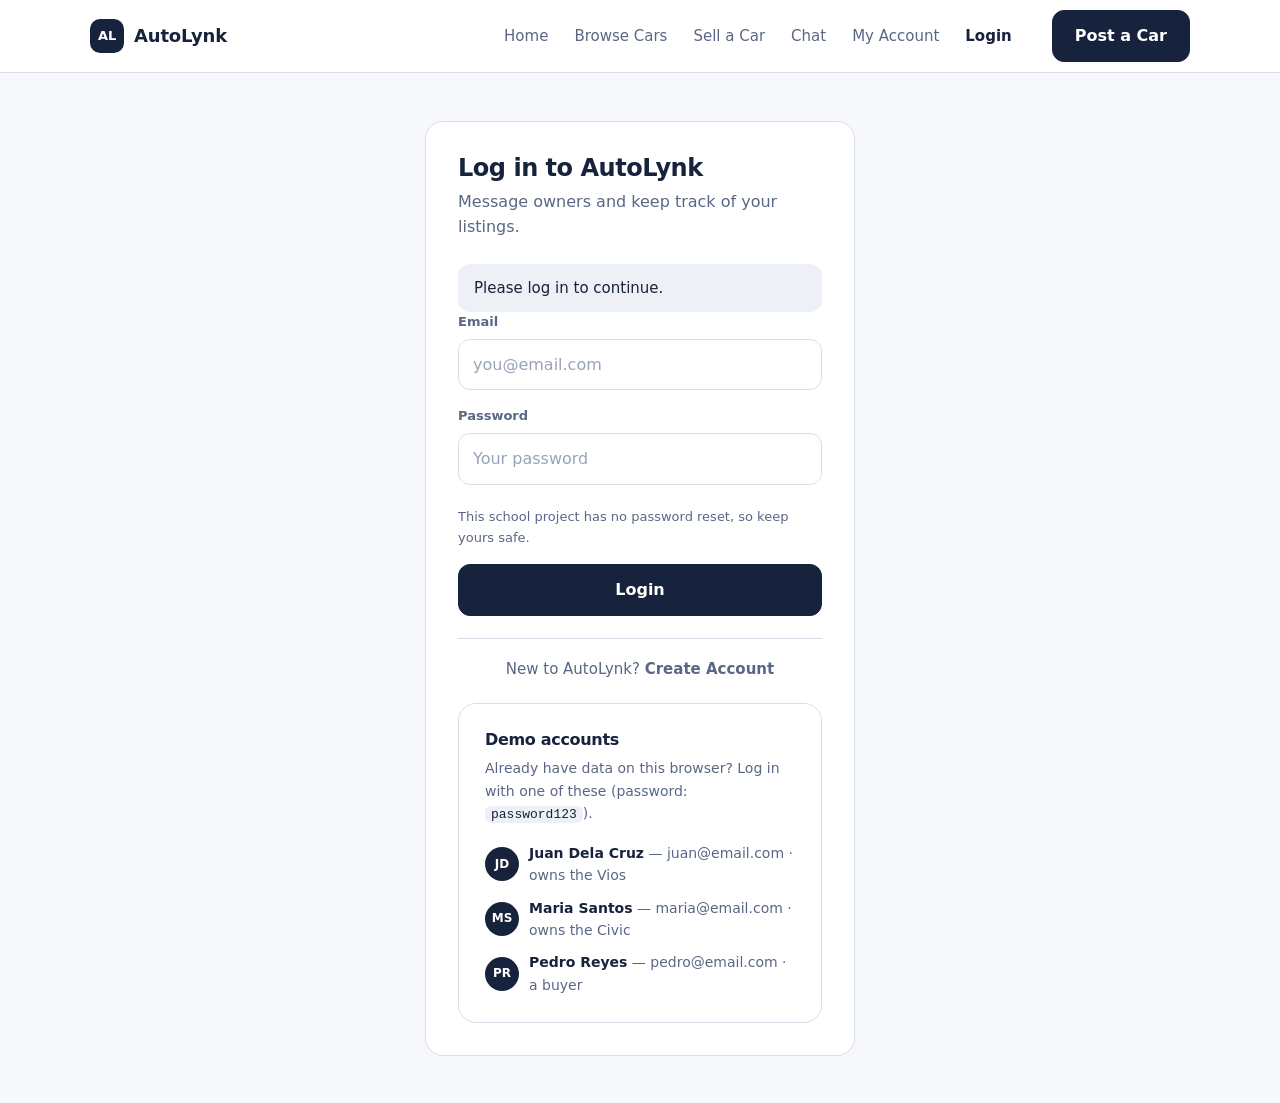
<file: sell.html>
<!DOCTYPE html>
<html lang="en">
<head>
    <meta charset="UTF-8">
    <meta name="viewport" content="width=device-width, initial-scale=1.0">
    <title>Sell a Car — AutoLynk</title>
    <link rel="stylesheet" href="css/style.css">
</head>
<body id="page-sell">

    <!-- ===== NAVIGATION BAR ===== -->
    <header class="nav">
        <div class="container nav-inner">
            <a class="logo" href="index.html">
                <span class="logo-mark">AL</span>
                AutoLynk
            </a>

            <ul class="nav-links">
                <li><a href="index.html">Home</a></li>
                <li><a href="browse.html">Browse Cars</a></li>
                <li><a class="is-active" href="sell.html">Sell a Car</a></li>
                <li><a href="chat.html">Chat</a></li>
                <li><a href="account.html">My Account</a></li>
                <li><a href="login.html" data-auth-login>Login</a></li>
            </ul>

            <a class="btn btn--primary nav-cta" href="sell.html">Post a Car</a>

            <button class="nav-toggle" id="navToggle" type="button" aria-label="Open menu" aria-expanded="false" aria-controls="mobileMenu">
                <span></span>
                <span></span>
                <span></span>
            </button>
        </div>

        <nav class="mobile-menu" id="mobileMenu">
            <ul>
                <li><a href="index.html">Home</a></li>
                <li><a href="browse.html">Browse Cars</a></li>
                <li><a href="sell.html">Sell a Car</a></li>
                <li><a href="chat.html">Chat</a></li>
                <li><a href="account.html">My Account</a></li>
                <li><a href="login.html" data-auth-login>Login</a></li>
            </ul>
            <a class="btn btn--primary" href="sell.html">Post a Car</a>
        </nav>
    </header>

    <main>
        <div class="container">
            <div class="page-head">
                <h1 class="page-title" id="sellTitle">Sell a car</h1>
                <p class="page-sub" id="sellSub">Add your photos and details. Buyers will message you here on AutoLynk.</p>
            </div>

            <div class="form-layout section--top page-end">

                <!-- ===== THE LISTING FORM ===== -->
                <form class="form-card" id="sellForm">
                    <h2>Car photos</h2>

                    <div class="upload">
                        <p>Add up to 4 photos. The first one becomes the cover photo.</p>
                        <label class="sr-only" for="sellPhotos">Choose car photos</label>
                        <input type="file" id="sellPhotos" name="photos" accept="image/*" multiple>
                    </div>

                    <div class="photo-previews" id="photoPreviews"></div>

                    <h2 class="form-section">Car details</h2>

                    <div class="form-grid form-grid--two">
                        <div>
                            <label class="field-label" for="sellBrand">Brand</label>
                            <select class="select" id="sellBrand" name="brand" required>
                                <option value="">Choose a brand</option>
                                <option value="Toyota">Toyota</option>
                                <option value="Honda">Honda</option>
                                <option value="Mitsubishi">Mitsubishi</option>
                                <option value="Ford">Ford</option>
                                <option value="Nissan">Nissan</option>
                                <option value="Hyundai">Hyundai</option>
                                <option value="Suzuki">Suzuki</option>
                                <option value="Isuzu">Isuzu</option>
                                <option value="Kia">Kia</option>
                            </select>
                        </div>

                        <div>
                            <label class="field-label" for="sellModel">Model</label>
                            <input class="input" type="text" id="sellModel" name="model" placeholder="Vios 1.3 XLE" required>
                        </div>

                        <div>
                            <label class="field-label" for="sellYear">Year</label>
                            <input class="input" type="number" id="sellYear" name="year" min="1980" max="2026" placeholder="2022" required>
                        </div>

                        <div>
                            <label class="field-label" for="sellPrice">Price</label>
                            <input class="input" type="number" id="sellPrice" name="price" min="0" step="1000" placeholder="650000" required>
                            <p class="hint">Peso amount, numbers only.</p>
                        </div>

                        <div>
                            <label class="field-label" for="sellMileage">Mileage</label>
                            <input class="input" type="number" id="sellMileage" name="mileage" min="0" placeholder="32000">
                            <p class="hint">In kilometers.</p>
                        </div>

                        <div>
                            <label class="field-label" for="sellTransmission">Transmission</label>
                            <select class="select" id="sellTransmission" name="transmission">
                                <option value="Automatic">Automatic</option>
                                <option value="Manual">Manual</option>
                            </select>
                        </div>

                        <div>
                            <label class="field-label" for="sellFuel">Fuel type</label>
                            <select class="select" id="sellFuel" name="fuel">
                                <option value="Gasoline">Gasoline</option>
                                <option value="Diesel">Diesel</option>
                                <option value="Hybrid">Hybrid</option>
                                <option value="Electric">Electric</option>
                            </select>
                        </div>

                        <div>
                            <label class="field-label" for="sellLocation">Location</label>
                            <input class="input" type="text" id="sellLocation" name="location" placeholder="Tarlac City" required>
                        </div>
                    </div>

                    <div class="form-section">
                        <label class="field-label" for="sellDescription">Description</label>
                        <textarea class="textarea" id="sellDescription" name="description" placeholder="Tell buyers about the condition, service history and papers."></textarea>
                    </div>

                    <div class="form-section">
                        <button class="btn btn--primary" type="submit" id="sellSubmit">Post Car</button>
                    </div>

                    <p class="form-message is-hidden" id="sellMessage"></p>
                </form>

                <!-- ===== SIDE TIPS ===== -->
                <aside class="form-card">
                    <h2>Tips for a fast sale</h2>
                    <ul class="tips">
                        <li>Shoot your photos in daylight, from the front, side, rear and interior.</li>
                        <li>Mention if the car is casa maintained and whether the papers are complete.</li>
                        <li>Reply to messages quickly. Buyers usually message three or four owners at once.</li>
                    </ul>
                </aside>

            </div>
        </div>
    </main>

    <!-- ===== FOOTER ===== -->
    <footer class="footer">
        <div class="container">
            <div class="footer-top">
                <div>
                    <span class="logo">
                        <span class="logo-mark">AL</span>
                        AutoLynk
                    </span>
                    <p class="footer-tag">Find Your Next Ride.</p>
                </div>

                <ul class="footer-links">
                    <li><a href="index.html">Home</a></li>
                    <li><a href="browse.html">Browse Cars</a></li>
                    <li><a href="sell.html">Sell a Car</a></li>
                    <li><a href="chat.html">Chat</a></li>
                    <li><a href="account.html">My Account</a></li>
                </ul>
            </div>
        </div>
    </footer>

    <script src="js/script.js"></script>
</body>
</html>
</file>
<file: css/style.css>
/* ==========================================================================
   AutoLynk — style.css
   Find Your Next Ride.

   Only two colors are used: Dark Navy (#17233C) and White (#FFFFFF).
   Everything else is a lighter or darker shade of that same navy.

   CONTENTS
   01. Colors & sizes (variables)     08. Filter bar (browse page)
   02. Base styles                   09. Car details page
   03. Layout helpers                10. Chat page
   04. Buttons                       11. Forms (login / register / sell)
   05. Navbar & mobile menu          12. My Account page
   06. Hero & search panel           13. Footer
   07. Car cards                     14. Responsive (tablet & mobile)
   ========================================================================== */


/* ==========================================================================
   01. COLORS & SIZES
   Change a value here and it updates everywhere on the site.
   ========================================================================== */

:root {
  /* The two main colors */
  --navy: #17233C;
  --white: #FFFFFF;

  /* Shades of the same navy (for text, borders and light backgrounds) */
  --navy-dark:  #101A2E;   /* pressed buttons */
  --navy-hover: #22314F;   /* button hover */
  --navy-soft:  #5A6784;   /* secondary text */
  --navy-faint: #98A3B9;   /* placeholder text */
  --navy-line:  #D8DEE9;   /* borders */
  --navy-tint:  #EDF0F5;   /* chips, photo placeholders */
  --navy-bg:    #F6F8FB;   /* light page background */

  /* Rounded corners */
  --radius: 18px;
  --radius-sm: 12px;
  --radius-pill: 999px;

  /* One soft shadow, used sparingly */
  --shadow: 0 10px 30px rgba(23, 35, 60, 0.08);

  /* Spacing */
  --gap: 24px;
  --section-space: 72px;
  --max-width: 1140px;
}


/* ==========================================================================
   02. BASE STYLES
   ========================================================================== */

*,
*::before,
*::after {
  box-sizing: border-box;
}

html {
  -webkit-text-size-adjust: 100%;
  scroll-behavior: smooth;
}

body {
  margin: 0;
  font-family: "Inter", "Segoe UI", system-ui, -apple-system, "Helvetica Neue", Arial, sans-serif;
  font-size: 16px;
  line-height: 1.6;
  color: var(--navy);
  background-color: var(--white);
}

img {
  display: block;
  max-width: 100%;
}

a {
  color: inherit;
  text-decoration: none;
}

h1, h2, h3, h4 {
  line-height: 1.2;
  letter-spacing: -0.02em;
  margin: 0;
}

p {
  margin: 0;
}

/* Keyboard users can always see where they are */
:focus-visible {
  outline: 2px solid var(--navy);
  outline-offset: 2px;
}

/* On navy backgrounds the outline has to be white to be visible */
.hero :focus-visible,
.footer :focus-visible,
.cta :focus-visible {
  outline-color: var(--white);
}

/* Helper classes used by JavaScript */
.is-hidden {
  display: none !important;
}

/* Text that only screen readers should read */
.sr-only {
  position: absolute;
  width: 1px;
  height: 1px;
  padding: 0;
  margin: -1px;
  overflow: hidden;
  clip: rect(0, 0, 0, 0);
  white-space: nowrap;
  border: 0;
}


/* ==========================================================================
   03. LAYOUT HELPERS
   ========================================================================== */

.container {
  width: 100%;
  max-width: var(--max-width);
  margin: 0 auto;
  padding: 0 20px;
}

.section {
  padding: var(--section-space) 0;
}

.section--tint {
  background-color: var(--navy-bg);
}

.section--top {
  padding-top: 40px;
}

/* Adds breathing room above the footer */
.page-end {
  padding-bottom: var(--section-space);
}

.section-head {
  display: flex;
  align-items: flex-end;
  justify-content: space-between;
  gap: 16px;
  margin-bottom: 28px;
}

.section-title {
  font-size: 1.75rem;
}

.section-sub {
  margin-top: 8px;
  color: var(--navy-soft);
}

.text-link {
  font-weight: 600;
  white-space: nowrap;
}

.text-link:hover {
  text-decoration: underline;
}

/* Car grids fit as many columns as the screen allows */
.car-grid {
  display: grid;
  grid-template-columns: repeat(auto-fill, minmax(248px, 1fr));
  gap: var(--gap);
}

.empty-state {
  padding: 48px 20px;
  text-align: center;
  color: var(--navy-soft);
  border: 1px dashed var(--navy-line);
  border-radius: var(--radius);
}

.empty-state .btn {
  margin-top: 16px;
}

/* Reusable photo box. The filename in data-file shows until a real photo
   is dropped into the images folder. */
.photo-frame {
  position: relative;
  overflow: hidden;
  background-color: var(--navy-tint);
  border-radius: var(--radius-sm);
}

.photo-frame::after {
  content: attr(data-file);
  position: absolute;
  inset: 0;
  display: flex;
  align-items: center;
  justify-content: center;
  padding: 10px;
  text-align: center;
  font-size: 0.75rem;
  line-height: 1.35;
  color: var(--navy-soft);
  word-break: break-word;
}

.photo-img {
  position: relative;
  z-index: 1;
  width: 100%;
  height: 100%;
  object-fit: cover;
}


/* ==========================================================================
   04. BUTTONS
   ========================================================================== */

.btn {
  display: inline-flex;
  align-items: center;
  justify-content: center;
  gap: 8px;
  font: inherit;
  font-weight: 600;
  padding: 12px 22px;
  border: 1.5px solid var(--navy);
  border-radius: var(--radius-sm);
  cursor: pointer;
  text-align: center;
  transition: background-color 0.15s ease, color 0.15s ease;
}

.btn--primary {
  background-color: var(--navy);
  color: var(--white);
}

.btn--primary:hover {
  background-color: var(--navy-hover);
}

.btn--outline {
  background-color: var(--white);
  color: var(--navy);
}

.btn--outline:hover {
  background-color: var(--navy-tint);
}

/* For use on top of navy backgrounds */
.btn--light {
  background-color: var(--white);
  color: var(--navy);
  border-color: var(--white);
}

.btn--light:hover {
  background-color: var(--navy-tint);
}

.btn--full {
  width: 100%;
}

.btn--small {
  padding: 8px 14px;
  font-size: 0.875rem;
  border-radius: 10px;
}

/* A button that has been switched on, such as "Saved" */
.btn.is-saved {
  color: var(--white);
  background-color: var(--navy);
}


/* ==========================================================================
   05. NAVBAR & MOBILE MENU
   ========================================================================== */

.nav {
  position: sticky;
  top: 0;
  z-index: 50;
  background-color: var(--white);
  border-bottom: 1px solid var(--navy-line);
}

.nav-inner {
  display: flex;
  align-items: center;
  gap: 18px;
  height: 72px;
}

.logo {
  display: inline-flex;
  align-items: center;
  gap: 10px;
  font-size: 1.125rem;
  font-weight: 700;
  letter-spacing: -0.01em;
}

.logo-mark {
  display: inline-flex;
  align-items: center;
  justify-content: center;
  width: 34px;
  height: 34px;
  border-radius: 10px;
  background-color: var(--navy);
  color: var(--white);
  font-size: 0.8125rem;
  font-weight: 700;
}

.nav-links {
  display: flex;
  align-items: center;
  gap: 2px;
  margin: 0 0 0 auto;
  padding: 0;
  list-style: none;
}

.nav-links a {
  display: block;
  padding: 9px 12px;
  border-radius: 10px;
  font-size: 0.9375rem;
  font-weight: 500;
  color: var(--navy-soft);
}

.nav-links a:hover {
  background-color: var(--navy-tint);
  color: var(--navy);
}

.nav-links a.is-active {
  color: var(--navy);
  font-weight: 600;
}

.nav-cta {
  margin-left: 10px;
}

/* Hamburger button — hidden on desktop, shown on small screens */
.nav-toggle {
  display: none;
  width: 44px;
  height: 44px;
  margin-left: auto;
  padding: 0;
  background-color: var(--white);
  border: 1px solid var(--navy-line);
  border-radius: 10px;
  cursor: pointer;
}

.nav-toggle span {
  display: block;
  width: 18px;
  height: 2px;
  margin: 3px auto;
  background-color: var(--navy);
  border-radius: 2px;
}

.mobile-menu {
  display: none;
  border-top: 1px solid var(--navy-line);
  background-color: var(--white);
}

.mobile-menu ul {
  margin: 0;
  padding: 8px 0 14px;
  list-style: none;
}

.mobile-menu a {
  display: block;
  padding: 12px 20px;
  font-weight: 500;
}

.mobile-menu a:hover {
  background-color: var(--navy-bg);
}

.mobile-menu .btn {
  margin: 10px 20px 0;
  width: calc(100% - 40px);
}


/* ==========================================================================
   06. HERO & SEARCH PANEL
   ========================================================================== */

.hero {
  background-color: var(--navy);
  color: var(--white);
  padding: 78px 0 116px;
}

.hero-title {
  max-width: 15ch;
  font-size: clamp(2.25rem, 5.5vw, 3.375rem);
  line-height: 1.05;
  letter-spacing: -0.03em;
  font-weight: 700;
}

.hero-text {
  max-width: 44ch;
  margin-top: 18px;
  font-size: 1.0625rem;
  color: rgba(255, 255, 255, 0.75);
}

/* The white search card lifts up over the navy hero */
.search-panel {
  position: relative;
  z-index: 2;
  margin-top: -56px;
  padding: 20px;
  background-color: var(--white);
  border-radius: var(--radius);
  box-shadow: var(--shadow);
}

.search-grid {
  display: grid;
  grid-template-columns: 1.5fr 1fr 1fr auto;
  gap: 12px;
  align-items: end;
}

.field-label {
  display: block;
  margin-bottom: 6px;
  font-size: 0.8125rem;
  font-weight: 600;
  color: var(--navy-soft);
}

.input,
.select,
.textarea {
  width: 100%;
  font: inherit;
  color: var(--navy);
  background-color: var(--white);
  border: 1.5px solid var(--navy-line);
  border-radius: var(--radius-sm);
  padding: 12px 14px;
}

.input::placeholder,
.textarea::placeholder {
  color: var(--navy-faint);
}

.input:focus,
.select:focus,
.textarea:focus {
  outline: none;
  border-color: var(--navy);
}

.textarea {
  min-height: 130px;
  resize: vertical;
}


/* ==========================================================================
   07. CAR CARDS
   ========================================================================== */

.car-card {
  position: relative;
  display: flex;
  flex-direction: column;
  background-color: var(--white);
  border: 1px solid var(--navy-line);
  border-radius: var(--radius);
  overflow: hidden;
  transition: border-color 0.15s ease;
}

.car-card:hover {
  border-color: var(--navy);
}

/* Invisible link that makes the whole card clickable */
.car-card-link {
  position: absolute;
  inset: 0;
  z-index: 3;
}

/* The card hides overflow, so draw the focus ring inside it */
.car-card-link:focus-visible {
  outline-offset: -3px;
}

.photo-frame--card {
  aspect-ratio: 4 / 3;
  border-radius: 0;
}

.save-btn {
  position: absolute;
  top: 12px;
  right: 12px;
  z-index: 5;
  display: flex;
  align-items: center;
  justify-content: center;
  width: 38px;
  height: 38px;
  padding: 0;
  font-size: 1.0625rem;
  line-height: 1;
  color: var(--navy);
  background-color: var(--white);
  border: 1px solid var(--navy-line);
  border-radius: var(--radius-pill);
  cursor: pointer;
}

.save-btn::before {
  content: "\2661";           /* empty heart */
  font-family: "Segoe UI Symbol", "Apple Symbols", sans-serif;
}

.save-btn.is-saved {
  background-color: var(--navy);
  color: var(--white);
  border-color: var(--navy);
}

.save-btn.is-saved::before {
  content: "\2665";           /* filled heart */
}

.car-body {
  display: flex;
  flex: 1;
  flex-direction: column;
  padding: 16px 18px 18px;
}

.car-name {
  font-size: 1.0625rem;
  font-weight: 600;
}

.car-year {
  margin-top: 2px;
  font-size: 0.875rem;
  color: var(--navy-soft);
}

.car-meta {
  display: flex;
  flex-wrap: wrap;
  gap: 6px;
  margin: 12px 0 0;
  padding: 0;
  list-style: none;
}

.car-meta li {
  padding: 4px 10px;
  font-size: 0.75rem;
  background-color: var(--navy-tint);
  border-radius: var(--radius-pill);
}

.car-price {
  margin-top: 14px;
  font-size: 1.25rem;
  font-weight: 700;
  letter-spacing: -0.01em;
}

.car-place {
  margin-top: 2px;
  font-size: 0.875rem;
  color: var(--navy-soft);
}

.car-actions {
  position: relative;
  z-index: 4;
  margin-top: 16px;
}


/* ==========================================================================
   08. FILTER BAR (browse page)
   ========================================================================== */

.page-head {
  padding: 40px 0 0;
}

.page-title {
  font-size: 2rem;
}

.page-sub {
  margin-top: 8px;
  color: var(--navy-soft);
}

.filters {
  margin: 24px 0 28px;
  padding: 18px;
  background-color: var(--white);
  border: 1px solid var(--navy-line);
  border-radius: var(--radius);
}

.filters-grid {
  display: grid;
  grid-template-columns: 1.6fr 1fr 1fr 1fr 1fr 1fr;
  gap: 12px;
}

.filters-foot {
  display: flex;
  align-items: center;
  justify-content: space-between;
  gap: 12px;
  margin-top: 16px;
}

.result-count {
  font-size: 0.9375rem;
  color: var(--navy-soft);
}


/* ==========================================================================
   09. CAR DETAILS PAGE
   ========================================================================== */

.detail {
  padding: 26px 0 var(--section-space);
}

.breadcrumb {
  margin-bottom: 18px;
  font-size: 0.875rem;
  color: var(--navy-soft);
}

.breadcrumb a:hover {
  text-decoration: underline;
}

/* Shown when the car id in the address bar is not in storage */
.detail-notfound {
  margin-bottom: var(--section-space);
  padding: 56px 24px;
  text-align: center;
  border: 1px dashed var(--navy-line);
  border-radius: var(--radius);
}

.detail-notfound p {
  margin: 10px 0 20px;
  color: var(--navy-soft);
}

.detail-grid {
  display: grid;
  grid-template-columns: 1.65fr 1fr;
  gap: 40px;
  align-items: start;
}

.photo-frame--main {
  aspect-ratio: 16 / 10;
  border-radius: var(--radius);
}

.thumbs {
  display: grid;
  grid-template-columns: repeat(3, 1fr);
  gap: 12px;
  margin-top: 12px;
}

.photo-frame--thumb {
  aspect-ratio: 4 / 3;
}

.photo-frame--thumb::after {
  font-size: 0.6875rem;
}

.detail-block {
  margin-top: 36px;
}

.detail-block h2 {
  font-size: 1.25rem;
  margin-bottom: 14px;
}

.detail-name {
  font-size: 1.875rem;
}

.detail-place {
  margin-top: 6px;
  color: var(--navy-soft);
}

.specs {
  display: grid;
  grid-template-columns: repeat(2, 1fr);
  gap: 0 32px;
  margin: 0;
}

.spec {
  display: flex;
  align-items: baseline;
  justify-content: space-between;
  gap: 12px;
  padding: 12px 0;
  border-bottom: 1px solid var(--navy-line);
}

.spec dt {
  font-size: 0.9375rem;
  color: var(--navy-soft);
}

.spec dd {
  margin: 0;
  font-weight: 600;
}

.features {
  display: flex;
  flex-wrap: wrap;
  gap: 8px;
  margin: 0;
  padding: 0;
  list-style: none;
}

.features li {
  padding: 6px 14px;
  font-size: 0.875rem;
  border: 1px solid var(--navy-line);
  border-radius: var(--radius-pill);
}

/* Sticky sidebar with the price and the owner */
.detail-side {
  position: sticky;
  top: 96px;
  display: grid;
  gap: 16px;
}

.side-card {
  padding: 22px;
  background-color: var(--white);
  border: 1px solid var(--navy-line);
  border-radius: var(--radius);
}

.detail-price {
  font-size: 2rem;
  font-weight: 700;
  letter-spacing: -0.02em;
}

.price-note {
  margin-top: 4px;
  font-size: 0.875rem;
  color: var(--navy-soft);
}

.side-card .btn {
  margin-top: 16px;
}

.card-label {
  margin-bottom: 14px;
  font-size: 0.8125rem;
  font-weight: 600;
  color: var(--navy-soft);
}

.owner {
  display: flex;
  align-items: center;
  gap: 12px;
}

.avatar {
  display: flex;
  flex: none;
  align-items: center;
  justify-content: center;
  width: 48px;
  height: 48px;
  overflow: hidden;
  font-weight: 700;
  color: var(--white);
  background-color: var(--navy);
  border-radius: var(--radius-pill);
}

.avatar--lg {
  width: 76px;
  height: 76px;
  font-size: 1.5rem;
}

.avatar--sm {
  width: 34px;
  height: 34px;
  font-size: 0.75rem;
}

/* When the account has a real profile picture it fills the circle */
.avatar-img {
  width: 100%;
  height: 100%;
  object-fit: cover;
}

.owner-name {
  display: block;
  font-weight: 600;
}

.owner-meta {
  display: block;
  font-size: 0.875rem;
  color: var(--navy-soft);
}


/* ==========================================================================
   10. CHAT PAGE
   ========================================================================== */

.chat-wrap {
  padding: 28px 0 56px;
}

.chat {
  display: grid;
  grid-template-columns: 320px 1fr;
  height: min(70vh, 620px);
  margin-top: 20px;
  background-color: var(--white);
  border: 1px solid var(--navy-line);
  border-radius: var(--radius);
  overflow: hidden;
}

.chat-list {
  overflow-y: auto;
  border-right: 1px solid var(--navy-line);
}

.chat-list-head {
  padding: 16px 18px;
  font-weight: 600;
  border-bottom: 1px solid var(--navy-line);
}

.convo {
  display: flex;
  align-items: center;
  gap: 12px;
  width: 100%;
  padding: 14px 18px;
  font: inherit;
  text-align: left;
  background-color: var(--white);
  border: 0;
  border-bottom: 1px solid var(--navy-line);
  cursor: pointer;
}

.convo:hover {
  background-color: var(--navy-bg);
}

.convo.is-active {
  background-color: var(--navy-tint);
}

.convo-text {
  flex: 1;
  min-width: 0;
  overflow: hidden;
}

.convo-name {
  display: block;
  font-size: 0.9375rem;
  font-weight: 600;
}

.convo-car {
  display: block;
  font-size: 0.8125rem;
  color: var(--navy-soft);
}

/* The last line of the conversation, cut off with "..." if it is long */
.convo-last {
  display: block;
  overflow: hidden;
  font-size: 0.8125rem;
  color: var(--navy-soft);
  text-overflow: ellipsis;
  white-space: nowrap;
}

.convo-time {
  flex: none;
  align-self: flex-start;
  font-size: 0.6875rem;
  color: var(--navy-faint);
  white-space: nowrap;
}

/* Placeholder text when there is nothing to show yet */
.chat-note {
  margin: auto;
  max-width: 340px;
  text-align: center;
  font-size: 0.9375rem;
  color: var(--navy-soft);
}

.chat-list-note {
  padding: 18px;
  font-size: 0.875rem;
  color: var(--navy-soft);
}

.chat-main {
  display: flex;
  flex-direction: column;
  min-width: 0;
}

.chat-head {
  display: flex;
  align-items: center;
  gap: 12px;
  padding: 14px 20px;
  border-bottom: 1px solid var(--navy-line);
}

.chat-body {
  flex: 1;
  display: flex;
  flex-direction: column;
  gap: 12px;
  padding: 22px 20px;
  overflow-y: auto;
  background-color: var(--navy-bg);
}

.bubble {
  max-width: min(74%, 460px);
  padding: 11px 15px;
  font-size: 0.9375rem;
  border-radius: 16px;
}

.bubble--them {
  align-self: flex-start;
  background-color: var(--white);
  border: 1px solid var(--navy-line);
  border-bottom-left-radius: 6px;
}

.bubble--me {
  align-self: flex-end;
  color: var(--white);
  background-color: var(--navy);
  border-bottom-right-radius: 6px;
}

.bubble-time {
  display: block;
  margin-top: 4px;
  font-size: 0.6875rem;
  color: var(--navy-soft);
}

.bubble--me .bubble-time {
  color: rgba(255, 255, 255, 0.65);
}

.chat-form {
  display: flex;
  gap: 10px;
  padding: 14px 16px;
  border-top: 1px solid var(--navy-line);
}


/* ==========================================================================
   11. FORMS (login / register / sell)
   ========================================================================== */

.auth {
  display: flex;
  align-items: center;
  justify-content: center;
  min-height: calc(100vh - 73px);
  padding: 48px 20px;
  background-color: var(--navy-bg);
}

.auth-card {
  width: 100%;
  max-width: 430px;
  padding: 32px;
  background-color: var(--white);
  border: 1px solid var(--navy-line);
  border-radius: var(--radius);
}

.auth-title {
  font-size: 1.5rem;
}

.auth-sub {
  margin-top: 6px;
  margin-bottom: 24px;
  color: var(--navy-soft);
}

.form-grid {
  display: grid;
  gap: 16px;
}

.form-grid--two {
  grid-template-columns: 1fr 1fr;
}

/* A field that takes the full width inside a two-column grid */
.form-span {
  grid-column: 1 / -1;
}

/* A smaller heading that splits one card into two parts */
.form-subhead {
  margin: 28px 0 18px;
  padding-top: 22px;
  font-size: 1rem;
  border-top: 1px solid var(--navy-line);
}

.form-foot {
  margin-top: 22px;
  padding-top: 18px;
  text-align: center;
  font-size: 0.9375rem;
  color: var(--navy-soft);
  border-top: 1px solid var(--navy-line);
}

.hint {
  margin-top: 6px;
  font-size: 0.8125rem;
  color: var(--navy-soft);
}

.form-layout {
  display: grid;
  grid-template-columns: 1fr 300px;
  gap: 28px;
  align-items: start;
}

.form-card {
  padding: 26px;
  background-color: var(--white);
  border: 1px solid var(--navy-line);
  border-radius: var(--radius);
}

.form-card h2 {
  font-size: 1.125rem;
  margin-bottom: 18px;
}

/* Two cards stacked in the same column (My Account page) */
.form-card + .form-card {
  margin-top: 18px;
}

.form-card p + .btn {
  margin-top: 16px;
}

.form-section {
  margin-top: 26px;
}

.upload {
  padding: 24px;
  text-align: center;
  border: 1.5px dashed var(--navy-line);
  border-radius: var(--radius-sm);
}

.upload input[type="file"] {
  display: block;
  margin: 12px auto 0;
  max-width: 100%;
  font: inherit;
  font-size: 0.875rem;
}

.photo-previews {
  display: grid;
  grid-template-columns: repeat(auto-fill, minmax(108px, 1fr));
  gap: 10px;
  margin-top: 14px;
}

.photo-previews img {
  width: 100%;
  aspect-ratio: 4 / 3;
  object-fit: cover;
  border-radius: 10px;
}

.tips {
  margin: 0;
  padding-left: 20px;
  color: var(--navy-soft);
  font-size: 0.9375rem;
}

.tips li + li {
  margin-top: 10px;
}

.form-message {
  margin-top: 16px;
  padding: 12px 16px;
  font-size: 0.9375rem;
  background-color: var(--navy-tint);
  border-radius: var(--radius-sm);
}

/* The sample logins listed on the login page */
.demo-card {
  margin-top: 22px;
  font-size: 0.875rem;
  color: var(--navy-soft);
}

.demo-card h2 {
  margin-bottom: 8px;
  font-size: 1rem;
  color: var(--navy);
}

.demo-card code {
  padding: 1px 6px;
  font-size: 0.8125rem;
  color: var(--navy);
  background-color: var(--navy-tint);
  border-radius: 6px;
}

.demo-list {
  margin: 16px 0 0;
  padding: 0;
  list-style: none;
}

.demo-list li {
  display: flex;
  align-items: center;
  gap: 10px;
}

.demo-list li + li {
  margin-top: 10px;
}

.demo-list strong {
  color: var(--navy);
}


/* ==========================================================================
   12. MY ACCOUNT PAGE
   ========================================================================== */

.profile {
  display: flex;
  align-items: center;
  gap: 20px;
  margin-top: 24px;
  padding: 26px;
  background-color: var(--white);
  border: 1px solid var(--navy-line);
  border-radius: var(--radius);
}

.profile-name {
  font-size: 1.375rem;
}

.profile-meta {
  margin-top: 4px;
  font-size: 0.9375rem;
  color: var(--navy-soft);
}

/* One saved detail on the Profile tab (name, email, location, date) */
.account-single {
  margin-top: 4px;
  font-weight: 600;
}

.tabs {
  display: flex;
  flex-wrap: wrap;
  gap: 4px;
  margin: 28px 0 22px;
  border-bottom: 1px solid var(--navy-line);
}

.tab {
  padding: 12px 14px;
  font: inherit;
  font-weight: 600;
  color: var(--navy-soft);
  background: none;
  border: 0;
  border-bottom: 2px solid transparent;
  cursor: pointer;
}

.tab:hover {
  color: var(--navy);
}

.tab.is-active {
  color: var(--navy);
  border-bottom-color: var(--navy);
}

.panel {
  display: none;
  padding-bottom: var(--section-space);
}

.panel.is-active {
  display: block;
}

.listing {
  display: grid;
  grid-template-columns: 120px 1fr auto;
  gap: 18px;
  align-items: center;
  padding: 16px;
  background-color: var(--white);
  border: 1px solid var(--navy-line);
  border-radius: var(--radius);
}

.listing + .listing {
  margin-top: 14px;
}

.photo-frame--listing {
  width: 100%;
  aspect-ratio: 4 / 3;
}

.photo-frame--listing::after {
  font-size: 0.625rem;
}

.listing-name {
  font-size: 1.0625rem;
  font-weight: 600;
}

.listing-price {
  margin-top: 2px;
  font-weight: 700;
}

.listing-place {
  font-size: 0.875rem;
  color: var(--navy-soft);
}

.badge {
  display: inline-block;
  margin-top: 8px;
  padding: 3px 10px;
  font-size: 0.75rem;
  font-weight: 600;
  border: 1px solid var(--navy-line);
  border-radius: var(--radius-pill);
}

.badge--active {
  color: var(--white);
  background-color: var(--navy);
  border-color: var(--navy);
}

.badge--sold {
  color: var(--navy-soft);
  background-color: var(--navy-tint);
}

.listing-actions {
  display: flex;
  gap: 8px;
}

.message-row {
  display: flex;
  align-items: center;
  gap: 14px;
  padding: 16px;
  background-color: var(--white);
  border: 1px solid var(--navy-line);
  border-radius: var(--radius);
}

.message-row + .message-row {
  margin-top: 14px;
}

.message-row:hover {
  border-color: var(--navy);
}

.message-preview {
  min-width: 0;
  flex: 1;
}

.message-text {
  display: block;
  overflow: hidden;
  font-size: 0.9375rem;
  color: var(--navy-soft);
  text-overflow: ellipsis;
  white-space: nowrap;
}

/* "Today" / "Yesterday" / the date, on the right of a message row */
.message-time {
  flex: none;
  align-self: flex-start;
  font-size: 0.75rem;
  color: var(--navy-faint);
  white-space: nowrap;
}


/* ==========================================================================
   13. FOOTER & CALL TO ACTION
   ========================================================================== */

.cta {
  padding: 48px;
  text-align: center;
  color: var(--white);
  background-color: var(--navy);
  border-radius: var(--radius);
}

.cta h2 {
  font-size: 1.875rem;
}

.cta p {
  max-width: 46ch;
  margin: 14px auto 24px;
  color: rgba(255, 255, 255, 0.75);
}

.steps {
  display: grid;
  grid-template-columns: repeat(3, 1fr);
  gap: var(--gap);
}

.step {
  padding: 26px;
  background-color: var(--white);
  border: 1px solid var(--navy-line);
  border-radius: var(--radius);
}

.step-num {
  display: flex;
  align-items: center;
  justify-content: center;
  width: 34px;
  height: 34px;
  margin-bottom: 14px;
  font-size: 0.9375rem;
  font-weight: 700;
  color: var(--white);
  background-color: var(--navy);
  border-radius: 10px;
}

.step h3 {
  font-size: 1.0625rem;
}

.step p {
  margin-top: 8px;
  color: var(--navy-soft);
}

.footer {
  padding: 44px 0 30px;
  color: var(--white);
  background-color: var(--navy);
}

.footer .logo-mark {
  color: var(--navy);
  background-color: var(--white);
}

.footer-top {
  display: flex;
  flex-wrap: wrap;
  justify-content: space-between;
  gap: 28px;
}

.footer-tag {
  margin-top: 10px;
  font-size: 0.9375rem;
  color: rgba(255, 255, 255, 0.7);
}

.footer-links {
  display: flex;
  flex-wrap: wrap;
  gap: 22px;
  margin: 0;
  padding: 0;
  list-style: none;
}

.footer-links a {
  font-size: 0.9375rem;
  color: rgba(255, 255, 255, 0.8);
}

.footer-links a:hover {
  color: var(--white);
}

.footer-note {
  margin-top: 28px;
  padding-top: 20px;
  font-size: 0.8125rem;
  color: rgba(255, 255, 255, 0.6);
  border-top: 1px solid rgba(255, 255, 255, 0.16);
}


/* ==========================================================================
   14. RESPONSIVE — tablet & mobile
   ========================================================================== */

/* Small laptops and tablets */
@media (max-width: 1000px) {
  .detail-grid {
    grid-template-columns: 1fr;
    gap: 28px;
  }

  .detail-side {
    position: static;
  }

  .form-layout {
    grid-template-columns: 1fr;
  }

  .filters-grid {
    grid-template-columns: repeat(3, 1fr);
  }

  .search-grid {
    grid-template-columns: 1fr 1fr;
  }
}

/* Tablets — the menu becomes a hamburger here */
@media (max-width: 900px) {
  .nav-links,
  .nav-cta {
    display: none;
  }

  .nav-toggle {
    display: block;
  }

  .mobile-menu.is-open {
    display: block;
  }

  .chat {
    grid-template-columns: 1fr;
    height: auto;
  }

  .chat-list {
    display: flex;
    overflow-x: auto;
    border-right: 0;
    border-bottom: 1px solid var(--navy-line);
  }

  .chat-list-head {
    display: none;
  }

  .convo {
    flex: 0 0 220px;
    border-bottom: 0;
    border-right: 1px solid var(--navy-line);
  }

  .chat-body {
    height: 54vh;
  }

  .steps {
    grid-template-columns: 1fr;
  }
}

/* Phones */
@media (max-width: 700px) {
  :root {
    --section-space: 52px;
    --gap: 18px;
  }

  .hero {
    padding: 54px 0 96px;
  }

  .search-grid,
  .filters-grid,
  .form-grid--two,
  .specs {
    grid-template-columns: 1fr;
  }

  .section-head {
    flex-direction: column;
    align-items: flex-start;
    gap: 10px;
  }

  .cta {
    padding: 32px 22px;
  }

  .cta h2,
  .detail-name,
  .page-title {
    font-size: 1.625rem;
  }

  .profile {
    flex-direction: column;
    align-items: flex-start;
  }

  .listing {
    grid-template-columns: 96px 1fr;
  }

  .listing-actions {
    grid-column: 1 / -1;
  }

  .filters-foot {
    flex-direction: column;
    align-items: stretch;
  }

  .auth-card,
  .form-card {
    padding: 22px;
  }
}

/* Very small phones — one car per row */
@media (max-width: 460px) {
  .car-grid {
    grid-template-columns: 1fr;
  }

  .thumbs {
    grid-template-columns: repeat(2, 1fr);
  }
}

/* Respect the "reduce motion" setting on the visitor's device */
@media (prefers-reduced-motion: reduce) {
  html {
    scroll-behavior: auto;
  }

  * {
    transition: none !important;
  }
}
</file>
